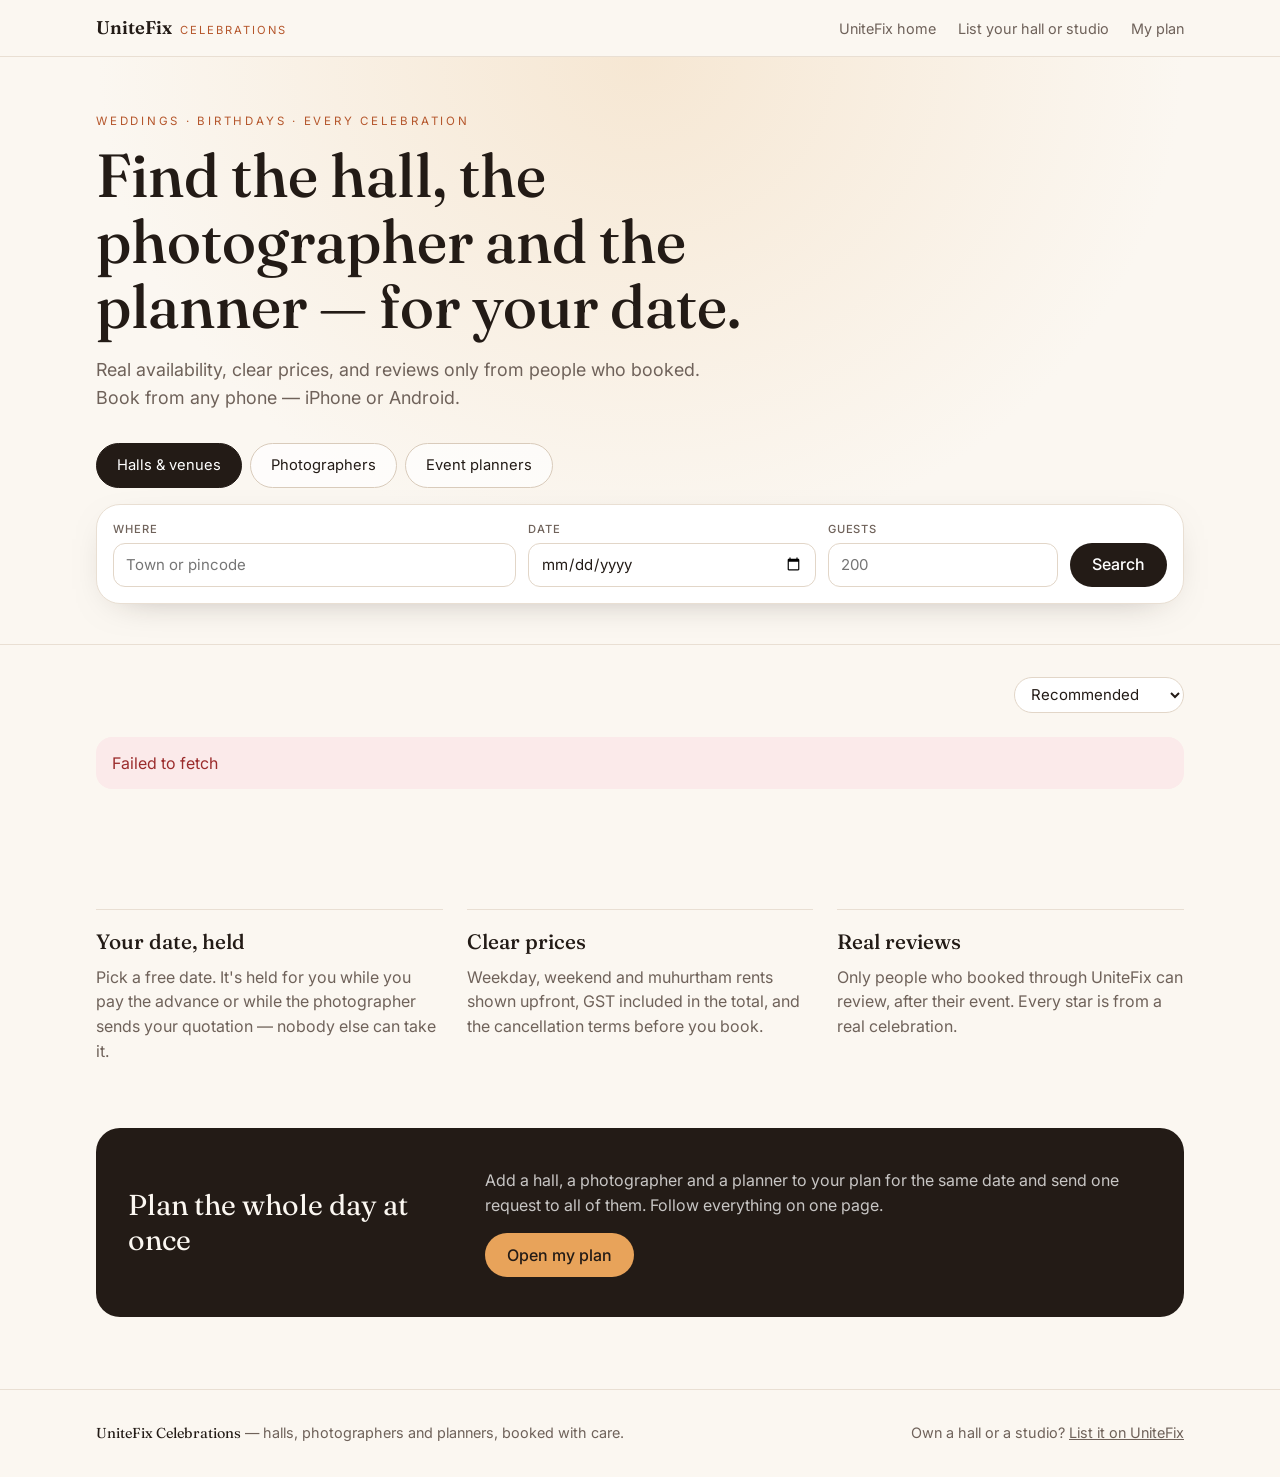
<file: celebrations.html>
<!DOCTYPE html>
<html lang="en">
<head>
  <meta charset="UTF-8" />
  <meta name="viewport" content="width=device-width, initial-scale=1.0, viewport-fit=cover" />
  <title>UniteFix Celebrations — halls, photographers and event planners</title>
  <meta name="description" content="Find a marriage or party hall, a wedding photographer or an event planner for your date. Real availability, clear prices, reviews only from real bookings. Book online — works on iPhone and Android.">
  <link rel="preconnect" href="https://fonts.googleapis.com">
  <link rel="preconnect" href="https://fonts.gstatic.com" crossorigin>
  <link href="https://fonts.googleapis.com/css2?family=Fraunces:opsz,wght@9..144,400;9..144,500;9..144,600&family=Inter:wght@400;500;600&display=swap" rel="stylesheet">
  <style>
    :root { --paper: #FBF7F1; --ink: #231B16; --soft: #6F625A; --faint: #9A8C82; --line: #E9DFD3; --accent: #B5562B; --gold: #B98B2E; --sand: #EFE6DB; }
    * { box-sizing: border-box; }
    body { margin: 0; background: var(--paper); color: var(--ink); font: 16px/1.55 Inter, system-ui, -apple-system, "Segoe UI", sans-serif; -webkit-font-smoothing: antialiased; }
    a { color: inherit; }
    .serif { font-family: Fraunces, Georgia, "Times New Roman", serif; }
    .wrap { max-width: 1120px; margin: 0 auto; padding-inline: 16px; }
    header.top { position: sticky; top: 0; z-index: 10; background: rgba(251,247,241,.92); backdrop-filter: blur(8px); border-bottom: 1px solid var(--line); padding-top: env(safe-area-inset-top, 0px); }
    header.top .wrap { display: flex; align-items: center; justify-content: space-between; height: 56px; gap: 16px; }
    .brand { text-decoration: none; display: flex; align-items: baseline; gap: 8px; white-space: nowrap; }
    .brand b { font-size: 1.15rem; font-weight: 600; }
    .brand span { font-size: .7rem; letter-spacing: .18em; text-transform: uppercase; color: var(--accent); }
    header.top nav a { text-decoration: none; color: var(--soft); font-size: .9rem; margin-left: 18px; }
    header.top nav a:hover { color: var(--ink); }
    .hero { background: radial-gradient(ellipse at top, #F6E7D3, var(--paper) 60%); border-bottom: 1px solid var(--line); padding-block: 56px 40px; }
    .kicker { font-size: .72rem; letter-spacing: .24em; text-transform: uppercase; color: var(--accent); margin: 0; }
    h1 { font-weight: 500; font-size: clamp(2.2rem, 5.5vw, 3.8rem); line-height: 1.08; margin: 12px 0 0; max-width: 780px; text-wrap: balance; }
    .lede { color: var(--soft); font-size: 1.12rem; max-width: 640px; margin: 16px 0 0; }
    .tabs { display: flex; flex-wrap: wrap; gap: 8px; margin-top: 32px; }
    .tabs button { border: 1px solid #D9CBBB; background: rgba(255,255,255,.7); color: var(--ink); border-radius: 999px; padding: 10px 20px; font: inherit; font-size: .92rem; cursor: pointer; }
    .tabs button[aria-selected="true"] { background: var(--ink); color: #fff; border-color: var(--ink); }
    form.search { margin-top: 16px; display: grid; gap: 12px; grid-template-columns: 1.4fr 1fr .8fr auto; background: #fff; border: 1px solid var(--line); border-radius: 24px; padding: 16px; box-shadow: 0 10px 40px -25px rgba(35,27,22,.5); }
    label { display: block; font-size: .7rem; font-weight: 500; letter-spacing: .08em; text-transform: uppercase; color: var(--soft); margin-bottom: 4px; }
    input, select { width: 100%; height: 44px; border: 1px solid #E2D6C8; border-radius: 12px; padding: 0 12px; font: inherit; font-size: 15px; color: var(--ink); background: #fff; }
    input:focus, select:focus { outline: 2px solid rgba(181,86,43,.25); border-color: var(--accent); }
    .btn { display: inline-flex; align-items: center; justify-content: center; height: 44px; padding: 0 22px; border-radius: 999px; background: var(--ink); color: #fff; border: 0; font: inherit; font-weight: 500; cursor: pointer; text-decoration: none; align-self: end; }
    .btn:hover { background: #3a2e27; }
    .bar { display: flex; flex-wrap: wrap; align-items: center; justify-content: space-between; gap: 12px; margin-top: 32px; color: var(--soft); }
    .bar .n { color: var(--ink); font-family: Fraunces, Georgia, serif; font-size: 1.2rem; }
    .bar select { width: auto; height: 36px; border-radius: 999px; }
    .grid { display: grid; gap: 40px 24px; grid-template-columns: repeat(3, minmax(0, 1fr)); margin-top: 24px; }
    .card { text-decoration: none; display: block; min-width: 0; }
    .pic { position: relative; aspect-ratio: 4/3; max-width: 100%; border-radius: 24px; overflow: hidden; background: var(--sand); }
    .pic img { width: 100%; height: 100%; object-fit: cover; transition: transform .7s; }
    .card:hover .pic img { transform: scale(1.04); }
    .tag { position: absolute; top: 12px; left: 12px; display: flex; flex-wrap: wrap; gap: 6px; }
    .tag span { background: rgba(255,255,255,.92); border-radius: 999px; padding: 4px 10px; font-size: .7rem; font-weight: 500; }
    .tag .f { background: rgba(35,27,22,.85); color: #fff; }
    .tag .ok { color: #24603A; } .tag .no { color: #9B2C2C; }
    .row { display: flex; justify-content: space-between; gap: 12px; margin-top: 12px; }
    .name { font-family: Fraunces, Georgia, serif; font-size: 1.25rem; margin: 0; overflow: hidden; text-overflow: ellipsis; white-space: nowrap; }
    .meta { color: var(--soft); font-size: .9rem; margin: 2px 0 0; }
    .hl { color: var(--faint); font-size: .88rem; margin: 4px 0 0; }
    .price { font-size: .9rem; margin: 8px 0 0; } .price b { font-family: Fraunces, Georgia, serif; font-weight: 500; font-size: 1.1rem; }
    .stars { color: var(--gold); white-space: nowrap; font-size: .9rem; }
    .empty { margin-top: 32px; border: 1px dashed #D9CBBB; border-radius: 24px; padding: 40px 20px; text-align: center; color: var(--soft); }
    .skel { height: 300px; border-radius: 24px; background: var(--sand); animation: p 1.4s ease-in-out infinite; }
    @keyframes p { 50% { opacity: .55; } }
    .how { margin-top: 96px; display: grid; grid-template-columns: repeat(3, minmax(0, 1fr)); gap: 24px; }
    .how div { border-top: 1px solid var(--line); padding-top: 16px; }
    .how h3 { font-family: Fraunces, Georgia, serif; font-weight: 500; font-size: 1.3rem; margin: 0; }
    .how p { color: var(--soft); margin: 6px 0 0; }
    .band { margin-top: 64px; border-radius: 24px; background: var(--ink); color: var(--paper); padding: 40px 32px; display: grid; grid-template-columns: 1fr 2fr; gap: 24px; align-items: center; }
    .band p { color: rgba(255,255,255,.75); margin: 0; }
    .band a.btn { background: #E8A35A; color: var(--ink); }
    footer { margin-top: 72px; border-top: 1px solid var(--line); padding-block: 32px; color: var(--soft); font-size: .9rem; }
    footer .wrap { display: flex; flex-wrap: wrap; justify-content: space-between; gap: 12px; }
    .err { margin-top: 24px; background: #FBEAEA; color: #9B2C2C; border-radius: 16px; padding: 14px 16px; }
    @media (max-width: 900px) { .grid { grid-template-columns: repeat(2, minmax(0, 1fr)); } }
    @media (max-width: 640px) {
      form.search { grid-template-columns: 1fr 1fr; } form.search .where { grid-column: 1 / -1; } form.search .btn { grid-column: 1 / -1; }
      .grid, .how { grid-template-columns: minmax(0, 1fr); } .band { grid-template-columns: 1fr; padding: 28px 20px; }
      header.top nav a:not(.keep) { display: none; }
    }
  </style>
</head>
<body>
  <header class="top">
    <div class="wrap">
      <a class="brand" href="celebrations.html"><b class="serif">UniteFix</b><span>Celebrations</span></a>
      <nav aria-label="Site">
        <a href="index.html">UniteFix home</a>
        <a href="partner.html">List your hall or studio</a>
        <a class="keep" id="planLink" href="#">My plan</a>
      </nav>
    </div>
  </header>

  <section class="hero">
    <div class="wrap">
      <p class="kicker">Weddings · Birthdays · Every celebration</p>
      <h1 class="serif">Find the hall, the photographer and the planner — for your date.</h1>
      <p class="lede">Real availability, clear prices, and reviews only from people who booked. Book from any phone — iPhone or Android.</p>
      <div class="tabs" role="tablist" aria-label="What are you looking for">
        <button type="button" role="tab" data-type="halls" aria-selected="true">Halls &amp; venues</button>
        <button type="button" role="tab" data-type="photographers" aria-selected="false">Photographers</button>
        <button type="button" role="tab" data-type="planners" aria-selected="false">Event planners</button>
      </div>
      <form class="search" id="search">
        <div class="where"><label for="city">Where</label><input id="city" list="cities" placeholder="Town or pincode" autocomplete="address-level2"><datalist id="cities"></datalist></div>
        <div><label for="date">Date</label><input id="date" type="date"></div>
        <div><label for="guests">Guests</label><input id="guests" inputmode="numeric" placeholder="200"></div>
        <button class="btn" type="submit">Search</button>
      </form>
    </div>
  </section>

  <main class="wrap">
    <div class="bar">
      <p id="count" aria-live="polite">Searching…</p>
      <select id="sort" aria-label="Sort"><option value="recommended">Recommended</option><option value="price">Price: low to high</option><option value="rating">Best rated</option></select>
    </div>
    <div id="err" class="err" hidden></div>
    <div class="grid" id="results"></div>
    <div class="empty" id="empty" hidden><p class="serif" style="font-size:1.5rem;color:var(--ink);margin:0">Nobody here yet</p><p>Try a nearby town, another date, or no date at all. New halls and photographers join every week.</p></div>

    <section class="how" aria-label="How it works">
      <div><h3>Your date, held</h3><p>Pick a free date. It's held for you while you pay the advance or while the photographer sends your quotation — nobody else can take it.</p></div>
      <div><h3>Clear prices</h3><p>Weekday, weekend and muhurtham rents shown upfront, GST included in the total, and the cancellation terms before you book.</p></div>
      <div><h3>Real reviews</h3><p>Only people who booked through UniteFix can review, after their event. Every star is from a real celebration.</p></div>
    </section>
    <section class="band">
      <p class="serif" style="font-size:1.8rem;color:#FBF7F1;line-height:1.2">Plan the whole day at once</p>
      <div><p>Add a hall, a photographer and a planner to your plan for the same date and send one request to all of them. Follow everything on one page.</p><p style="margin-top:16px"><a class="btn" id="planBtn" href="#">Open my plan</a></p></div>
    </section>
  </main>

  <footer><div class="wrap"><span><span class="serif" style="color:var(--ink)">UniteFix Celebrations</span> — halls, photographers and planners, booked with care.</span><span>Own a hall or a studio? <a href="partner.html">List it on UniteFix</a></span></div></footer>

  <script>
  (function () {
    var API = 'https://app.unitefix.com';
    var state = { type: 'halls', sort: 'recommended' };
    var qs = new URLSearchParams(location.search);
    if (['halls', 'photographers', 'planners'].indexOf(qs.get('type')) >= 0) state.type = qs.get('type');
    var $ = function (id) { return document.getElementById(id); };
    $('city').value = qs.get('city') || ''; $('date').value = qs.get('date') || ''; $('guests').value = qs.get('guests') || '';
    var tomorrow = new Date(Date.now() + 330 * 60000 + 86400000).toISOString().slice(0, 10);
    $('date').min = tomorrow;
    $('planLink').href = $('planBtn').href = API + '/celebrations/plan';
    var LABEL = { halls: 'halls & venues', photographers: 'photographers', planners: 'event planners' };
    var rs = function (n) { return '₹' + Math.round(n).toLocaleString('en-IN'); };
    var esc = function (s) { return String(s == null ? '' : s).replace(/[&<>"']/g, function (c) { return { '&': '&amp;', '<': '&lt;', '>': '&gt;', '"': '&quot;', "'": '&#39;' }[c]; }); };
    var nice = function (d) { return new Date(d + 'T00:00:00Z').toLocaleDateString('en-IN', { day: 'numeric', month: 'short', timeZone: 'UTC' }); };

    function tabs() { document.querySelectorAll('.tabs button').forEach(function (b) { b.setAttribute('aria-selected', String(b.dataset.type === state.type)); }); }
    document.querySelectorAll('.tabs button').forEach(function (b) { b.addEventListener('click', function () { state.type = b.dataset.type; tabs(); run(); }); });
    $('search').addEventListener('submit', function (e) { e.preventDefault(); run(); });
    $('sort').addEventListener('change', function () { state.sort = $('sort').value; run(); });
    $('guests').addEventListener('input', function () { this.value = this.value.replace(/\D/g, ''); });

    fetch(API + '/api/public/celebrations/cities').then(function (r) { return r.json(); }).then(function (j) {
      ($('cities').innerHTML = (j.data || []).map(function (c) { return '<option value="' + esc(c.city) + '">'; }).join(''));
    }).catch(function () {});

    var seq = 0;
    function run() {
      var my = ++seq;
      var city = $('city').value.trim(), date = $('date').value, guests = $('guests').value;
      var p = new URLSearchParams({ type: state.type, sort: state.sort });
      if (/^\d{6}$/.test(city)) p.set('pincode', city); else if (city) p.set('city', city);
      if (date) p.set('date', date); if (guests) p.set('guests', guests);
      var shown = new URLSearchParams({ type: state.type }); if (city) shown.set('city', city); if (date) shown.set('date', date); if (guests) shown.set('guests', guests);
      history.replaceState(null, '', '?' + shown.toString());
      $('err').hidden = true; $('empty').hidden = true; $('count').textContent = 'Searching…';
      $('results').innerHTML = '<div class="skel"></div><div class="skel"></div><div class="skel"></div>';
      fetch(API + '/api/public/celebrations/search?' + p.toString()).then(function (r) { return r.json().then(function (j) { return { ok: r.ok, j: j }; }); }).then(function (x) {
        if (my !== seq) return;
        if (!x.ok) throw new Error(x.j && x.j.message || 'Search failed');
        var list = x.j.data.results || [];
        $('count').innerHTML = '<span class="n">' + list.length + '</span> ' + LABEL[state.type] + (city ? ' near ' + esc(city) : '') + (date ? ' · ' + nice(date) : '');
        $('empty').hidden = list.length > 0;
        var carry = new URLSearchParams(); if (date) carry.set('date', date); if (guests) carry.set('guests', guests);
        $('results').innerHTML = list.map(function (c) {
          var tags = (c.featured ? '<span class="f">Featured</span>' : '') + (c.available === true ? '<span class="ok">Free on ' + nice(date) + '</span>' : c.available === false ? '<span class="no">Booked that day</span>' : '');
          var meta = [c.city, c.capacity ? 'up to ' + c.capacity.toLocaleString('en-IN') + ' guests' : '', c.since ? 'since ' + c.since : '', c.themes ? c.themes + ' themes' : ''].filter(Boolean).join(' · ');
          return '<a class="card" href="' + API + esc(c.url) + (carry.toString() ? '?' + carry.toString() : '') + '">' +
            '<div class="pic">' + (c.cover ? '<img loading="lazy" alt="' + esc(c.name) + '" src="' + esc(c.cover) + '">' : '') + (tags ? '<div class="tag">' + tags + '</div>' : '') + '</div>' +
            '<div class="row"><div style="min-width:0"><p class="name">' + esc(c.name) + '</p><p class="meta">' + esc(meta) + '</p></div>' +
            (c.rating ? '<span class="stars">★ <span style="color:var(--ink)">' + c.rating.avg.toFixed(1) + '</span> <span style="color:var(--faint)">(' + c.rating.count + ')</span></span>' : '') + '</div>' +
            (c.highlights && c.highlights.length ? '<p class="hl">' + esc(c.highlights.join(' · ')) + '</p>' : '') +
            (c.from != null ? '<p class="price">From <b>' + rs(c.from) + '</b> <span style="color:var(--faint)">+ GST</span></p>' : '') + '</a>';
        }).join('');
      }).catch(function (e) {
        if (my !== seq) return;
        $('results').innerHTML = ''; $('count').textContent = '';
        $('err').textContent = (e && e.message) || 'Could not reach UniteFix. Please try again in a moment.'; $('err').hidden = false;
      });
    }
    tabs(); run();
  })();
  </script>
</body>
</html>
</file>
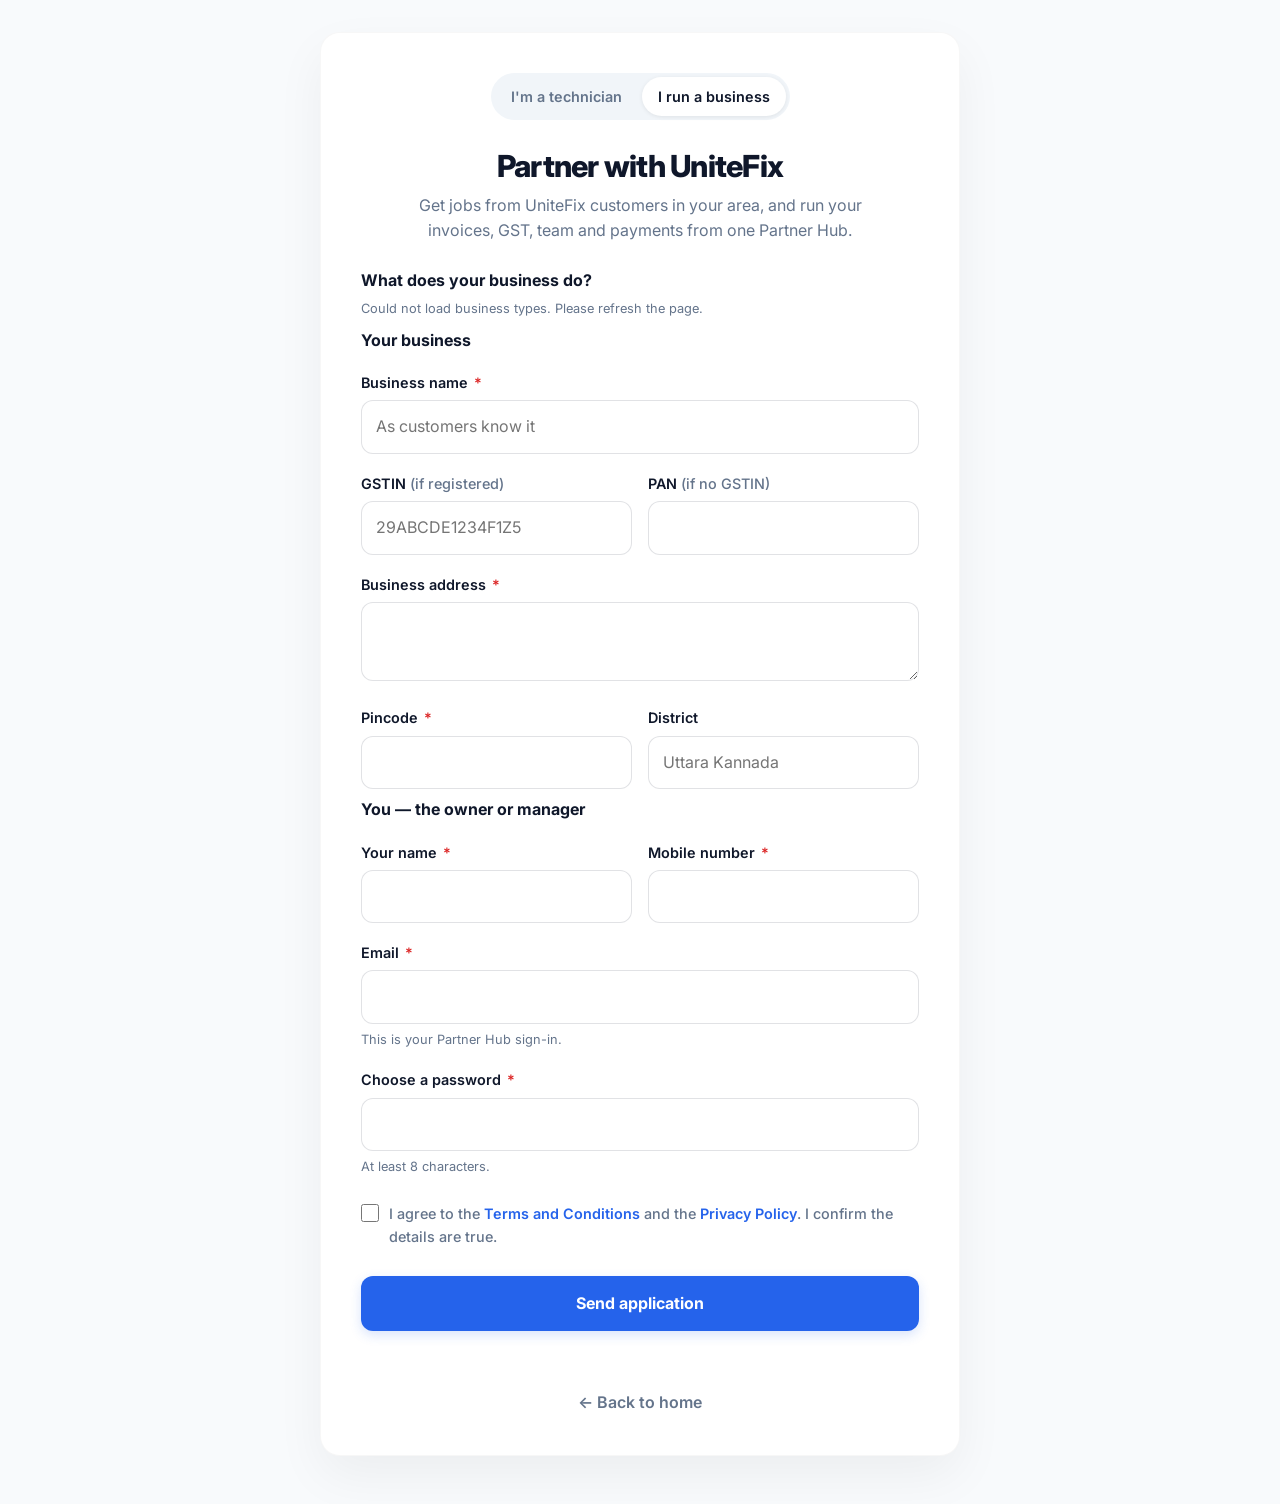
<file: partner.html>
<!DOCTYPE html>
<html lang="en">
<head>
  <meta charset="UTF-8" />
  <meta name="viewport" content="width=device-width, initial-scale=1.0" />
  <title>Partner with UniteFix | Register your business</title>
  <meta name="description" content="Register your business with UniteFix — repair shops, CCTV installers, broadband operators, electronics dealers, consultants, event firms, marriage and party halls, and photographers. Get jobs, invoicing, GST and payments in one Partner Hub.">
  <link rel="preconnect" href="https://fonts.googleapis.com">
  <link rel="preconnect" href="https://fonts.gstatic.com" crossorigin>
  <link href="https://fonts.googleapis.com/css2?family=Inter:wght@300;400;500;600;700;800&display=swap" rel="stylesheet">
  <link rel="stylesheet" href="assets/join.css">
</head>
<body>
  <main class="container">
    <nav class="switch" aria-label="Who is joining">
      <a href="register.html">I'm a technician</a>
      <a href="partner.html" aria-current="page">I run a business</a>
    </nav>

    <h1>Partner with UniteFix</h1>
    <p class="subtitle">Get jobs from UniteFix customers in your area, and run your invoices, GST, team and payments from one Partner Hub.</p>

    <form id="applyForm" novalidate>
      <fieldset>
        <legend>What does your business do?</legend>
        <div id="verticals" class="types" role="group" aria-label="Business type"><span class="hint">Loading…</span></div>
        <div id="coverageBox" hidden>
          <label for="coverage">Pincodes where you provide broadband <span class="req">*</span></label>
          <textarea id="coverage" rows="2" placeholder="581301, 581302, 581401"></textarea>
          <p class="hint">Separate with commas or spaces.</p>
        </div>
      </fieldset>

      <fieldset>
        <legend>Your business</legend>
        <label for="businessName">Business name <span class="req">*</span></label>
        <input id="businessName" autocomplete="organization" required placeholder="As customers know it">
        <div class="grid2">
          <div>
            <label for="gstin">GSTIN <span class="opt">(if registered)</span></label>
            <input id="gstin" maxlength="15" autocapitalize="characters" placeholder="29ABCDE1234F1Z5">
          </div>
          <div>
            <label for="pan">PAN <span class="opt">(if no GSTIN)</span></label>
            <input id="pan" maxlength="10" autocapitalize="characters">
          </div>
        </div>
        <label for="address">Business address <span class="req">*</span></label>
        <textarea id="address" rows="2" autocomplete="street-address" required></textarea>
        <div class="grid2">
          <div>
            <label for="pincode">Pincode <span class="req">*</span></label>
            <input id="pincode" inputmode="numeric" maxlength="6" autocomplete="postal-code" required>
          </div>
          <div>
            <label for="district">District</label>
            <input id="district" autocomplete="address-level2" placeholder="Uttara Kannada">
          </div>
        </div>
      </fieldset>

      <fieldset>
        <legend>You — the owner or manager</legend>
        <div class="grid2">
          <div>
            <label for="contactName">Your name <span class="req">*</span></label>
            <input id="contactName" autocomplete="name" required>
          </div>
          <div>
            <label for="phone">Mobile number <span class="req">*</span></label>
            <input id="phone" type="tel" inputmode="numeric" maxlength="10" autocomplete="tel-national" required>
          </div>
        </div>
        <label for="email">Email <span class="req">*</span></label>
        <input id="email" type="email" autocomplete="email" required>
        <p class="hint">This is your Partner Hub sign-in.</p>
        <label for="password">Choose a password <span class="req">*</span></label>
        <input id="password" type="password" autocomplete="new-password" minlength="8" required>
        <p class="hint">At least 8 characters.</p>
      </fieldset>

      <label class="check"><input id="terms" type="checkbox" required> <span>I agree to the <a href="assets/terms-and-conditions.pdf" target="_blank" rel="noopener">Terms and Conditions</a> and the <a href="privacy-policy.html" target="_blank" rel="noopener">Privacy Policy</a>. I confirm the details are true.</span></label>

      <button type="submit" id="applyBtn">Send application</button>
      <p class="msg" id="msg" role="status" aria-live="polite"></p>
    </form>

    <section id="done" hidden aria-live="polite">
      <div class="ok-mark" aria-hidden="true">✓</div>
      <h2>Application received</h2>
      <p class="lead" id="doneLead"></p>
      <ol class="next">
        <li><b>Sign in to the Partner Hub</b> with <span id="doneEmail"></span> and your password.</li>
        <li><b>Upload your documents</b> (ID, address and business proof) and accept the partner agreement.</li>
        <li><b>UniteFix reviews</b> your application, usually within 48 hours. You are told by email and in the Hub.</li>
      </ol>
      <a class="btn" id="hubLink" href="https://app.unitefix.com/" target="_blank" rel="noopener">Open the Partner Hub</a>
      <p class="hint center">Keep your reference: <b id="doneCode"></b></p>
    </section>

    <a class="back" href="index.html">← Back to home</a>
  </main>

  <script>
  (function () {
    // UniteFix backend: GET /api/hub/verticals, POST /api/hub/apply (creates the
    // application and the owner's Partner Hub sign-in; documents follow in the Hub).
    var API = 'https://app.unitefix.com';
    var $ = function (id) { return document.getElementById(id); };
    var form = $('applyForm'), m = $('msg');

    function msg(text, tone) { m.textContent = text || ''; m.dataset.tone = tone || ''; }
    async function call(method, path, body) {
      try {
        var res = await fetch(API + path, { method: method, headers: { 'Content-Type': 'application/json' }, body: body ? JSON.stringify(body) : undefined });
        var data = null; try { data = await res.json(); } catch (e) {}
        return { ok: res.ok, status: res.status, data: data };
      } catch (e) { return { ok: false, status: 0, data: null }; }
    }

    // Business types come from UniteFix, so a new one appears here without a website change.
    (async function () {
      var box = $('verticals');
      var r = await call('GET', '/api/hub/verticals');
      var list = r.ok && r.data && Array.isArray(r.data.data) ? r.data.data : [];
      if (!list.length) { box.innerHTML = '<span class="hint">Could not load business types. Please refresh the page.</span>'; return; }
      box.innerHTML = '';
      list.forEach(function (v) {
        var l = document.createElement('label'); l.className = 'type';
        var i = document.createElement('input'); i.type = 'checkbox'; i.value = v.code; i.name = 'vertical';
        i.addEventListener('change', function () { $('coverageBox').hidden = !box.querySelector('input[value="isp"]:checked'); });
        var t = document.createElement('span');
        var b = document.createElement('b'); b.textContent = v.name;
        t.appendChild(b);
        if (v.description) { var s = document.createElement('small'); s.textContent = v.description; t.appendChild(s); }
        l.appendChild(i); l.appendChild(t); box.appendChild(l);
      });
    })();

    $('phone').addEventListener('input', function () { this.value = this.value.replace(/\D/g, '').slice(0, 10); });
    $('pincode').addEventListener('input', function () { this.value = this.value.replace(/\D/g, '').slice(0, 6); });
    ['gstin', 'pan'].forEach(function (id) { $(id).addEventListener('input', function () { this.value = this.value.toUpperCase().replace(/\s/g, ''); }); });

    function focusFail(id, text) { msg(text, 'warn'); if (id) $(id).focus(); return null; }
    function collect() {
      var verticals = Array.from(document.querySelectorAll('input[name="vertical"]:checked')).map(function (i) { return i.value; });
      var v = {
        businessName: $('businessName').value.trim(), gstin: $('gstin').value.trim() || null, pan: $('pan').value.trim() || null,
        contactName: $('contactName').value.trim(), phone: $('phone').value.trim(), email: $('email').value.trim().toLowerCase(),
        address: $('address').value.trim() || null, pincode: $('pincode').value.trim() || null, district: $('district').value.trim() || null,
        verticals: verticals, password: $('password').value,
        coveragePincodes: verticals.indexOf('isp') >= 0 ? Array.from(new Set(($('coverage').value.match(/\d{6}/g) || []))) : [],
      };
      if (!verticals.length) return focusFail(null, 'Choose what your business does.');
      if (verticals.indexOf('isp') >= 0 && !v.coveragePincodes.length) return focusFail('coverage', 'Add the pincodes where you provide broadband.');
      if (v.businessName.length < 2) return focusFail('businessName', 'Enter your business name.');
      if (v.gstin && !/^\d{2}[A-Z]{5}\d{4}[A-Z][1-9A-Z]Z[0-9A-Z]$/.test(v.gstin)) return focusFail('gstin', 'A GSTIN is 15 characters, like 29ABCDE1234F1Z5.');
      if (v.pan && !/^[A-Z]{5}\d{4}[A-Z]$/.test(v.pan)) return focusFail('pan', 'A PAN is 10 characters, like ABCDE1234F.');
      if (!v.address || v.address.length < 5) return focusFail('address', 'Enter your business address.');
      if (!/^\d{6}$/.test(v.pincode || '')) return focusFail('pincode', 'Enter the 6-digit pincode.');
      if (v.contactName.length < 2) return focusFail('contactName', 'Enter your name.');
      if (!/^[6-9]\d{9}$/.test(v.phone)) return focusFail('phone', 'Enter a 10-digit Indian mobile number.');
      if (!/^\S+@\S+\.\S+$/.test(v.email)) return focusFail('email', 'Enter a valid email address.');
      if (v.password.length < 8) return focusFail('password', 'The password needs at least 8 characters.');
      if (!$('terms').checked) return focusFail(null, 'Please agree to the terms to continue.');
      return v;
    }

    // A hint about the last attempt stops being true once the form changes.
    form.addEventListener('input', function () { if (m.dataset.tone === 'warn') msg('', ''); });
    form.addEventListener('change', function () { if (m.dataset.tone === 'warn') msg('', ''); });

    form.addEventListener('submit', async function (e) {
      e.preventDefault();
      var v = collect(); if (!v) return;
      $('applyBtn').disabled = true; msg('Sending your application…', 'info');
      var r = await call('POST', '/api/hub/apply', v);
      $('applyBtn').disabled = false;
      if (r.ok && r.data && r.data.success) {
        $('doneLead').textContent = 'Thank you, ' + v.contactName.split(' ')[0] + '. ' + v.businessName + ' is registered and waiting for review.';
        $('doneEmail').textContent = v.email;
        $('doneCode').textContent = (r.data.data && r.data.data.partnerCode) || '—';
        form.hidden = true; $('done').hidden = false;
        window.scrollTo({ top: 0, behavior: 'smooth' });
        return;
      }
      msg(r.status === 0 ? 'Could not reach UniteFix. Check your connection and try again.'
        : r.status === 429 ? 'Too many applications from this connection. Please try again in a while.'
        : (r.data && r.data.errors && r.data.errors[0] && r.data.errors[0].message) || (r.data && r.data.message) || 'Something went wrong (' + r.status + '). Please try again.', 'error');
    });
  })();
  </script>
</body>
</html>
</file>
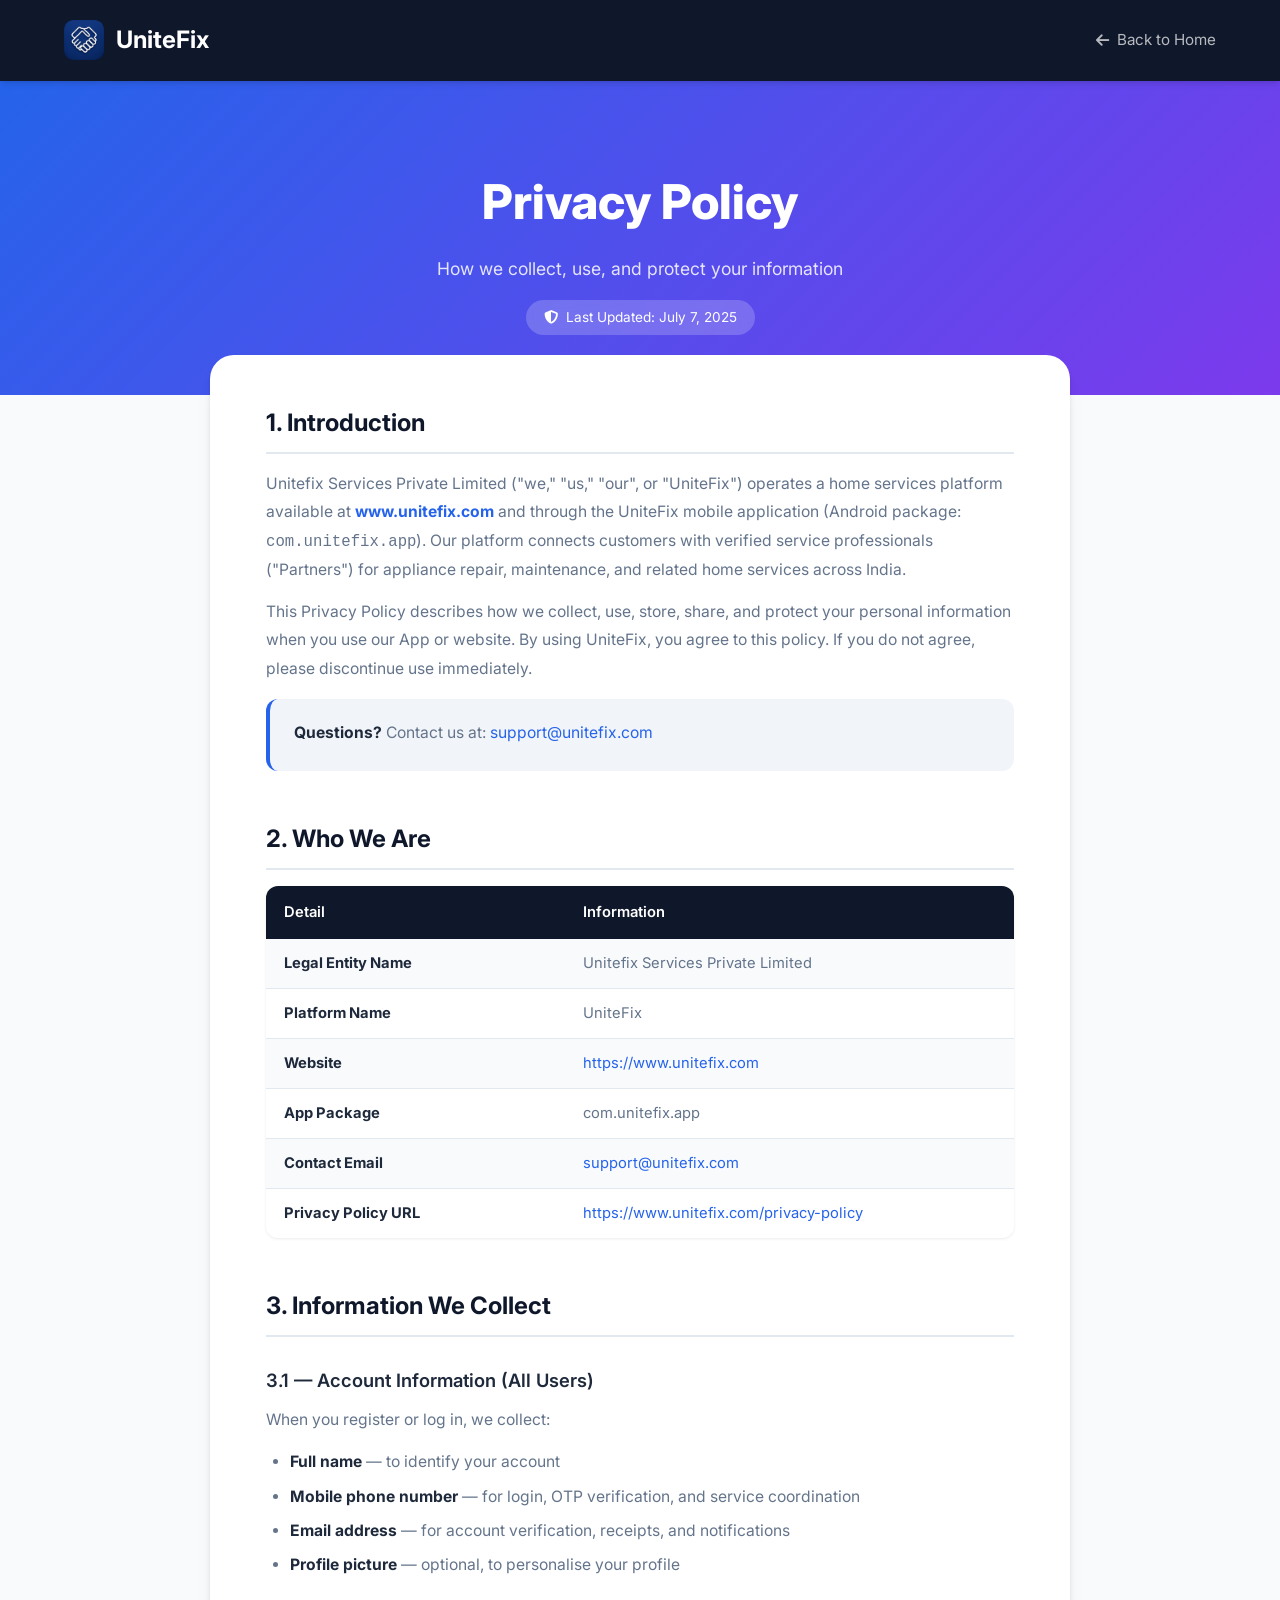
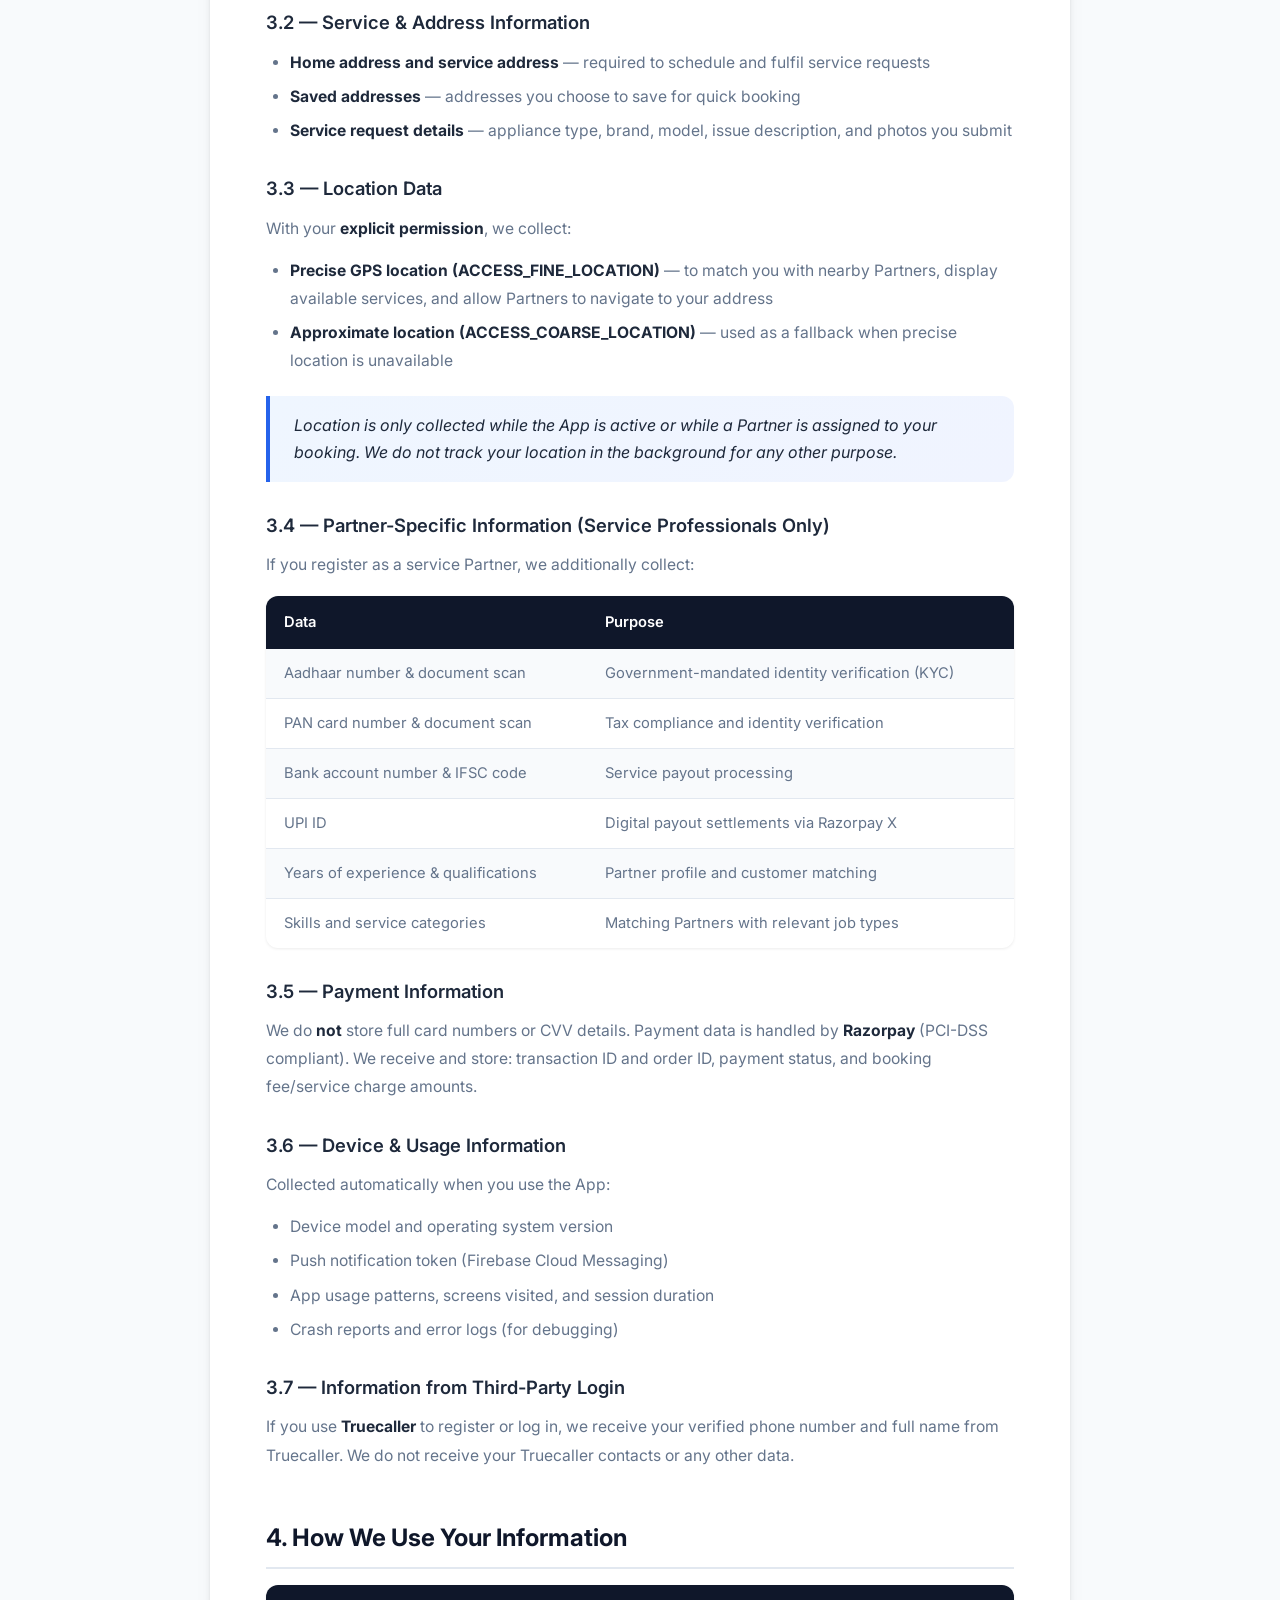
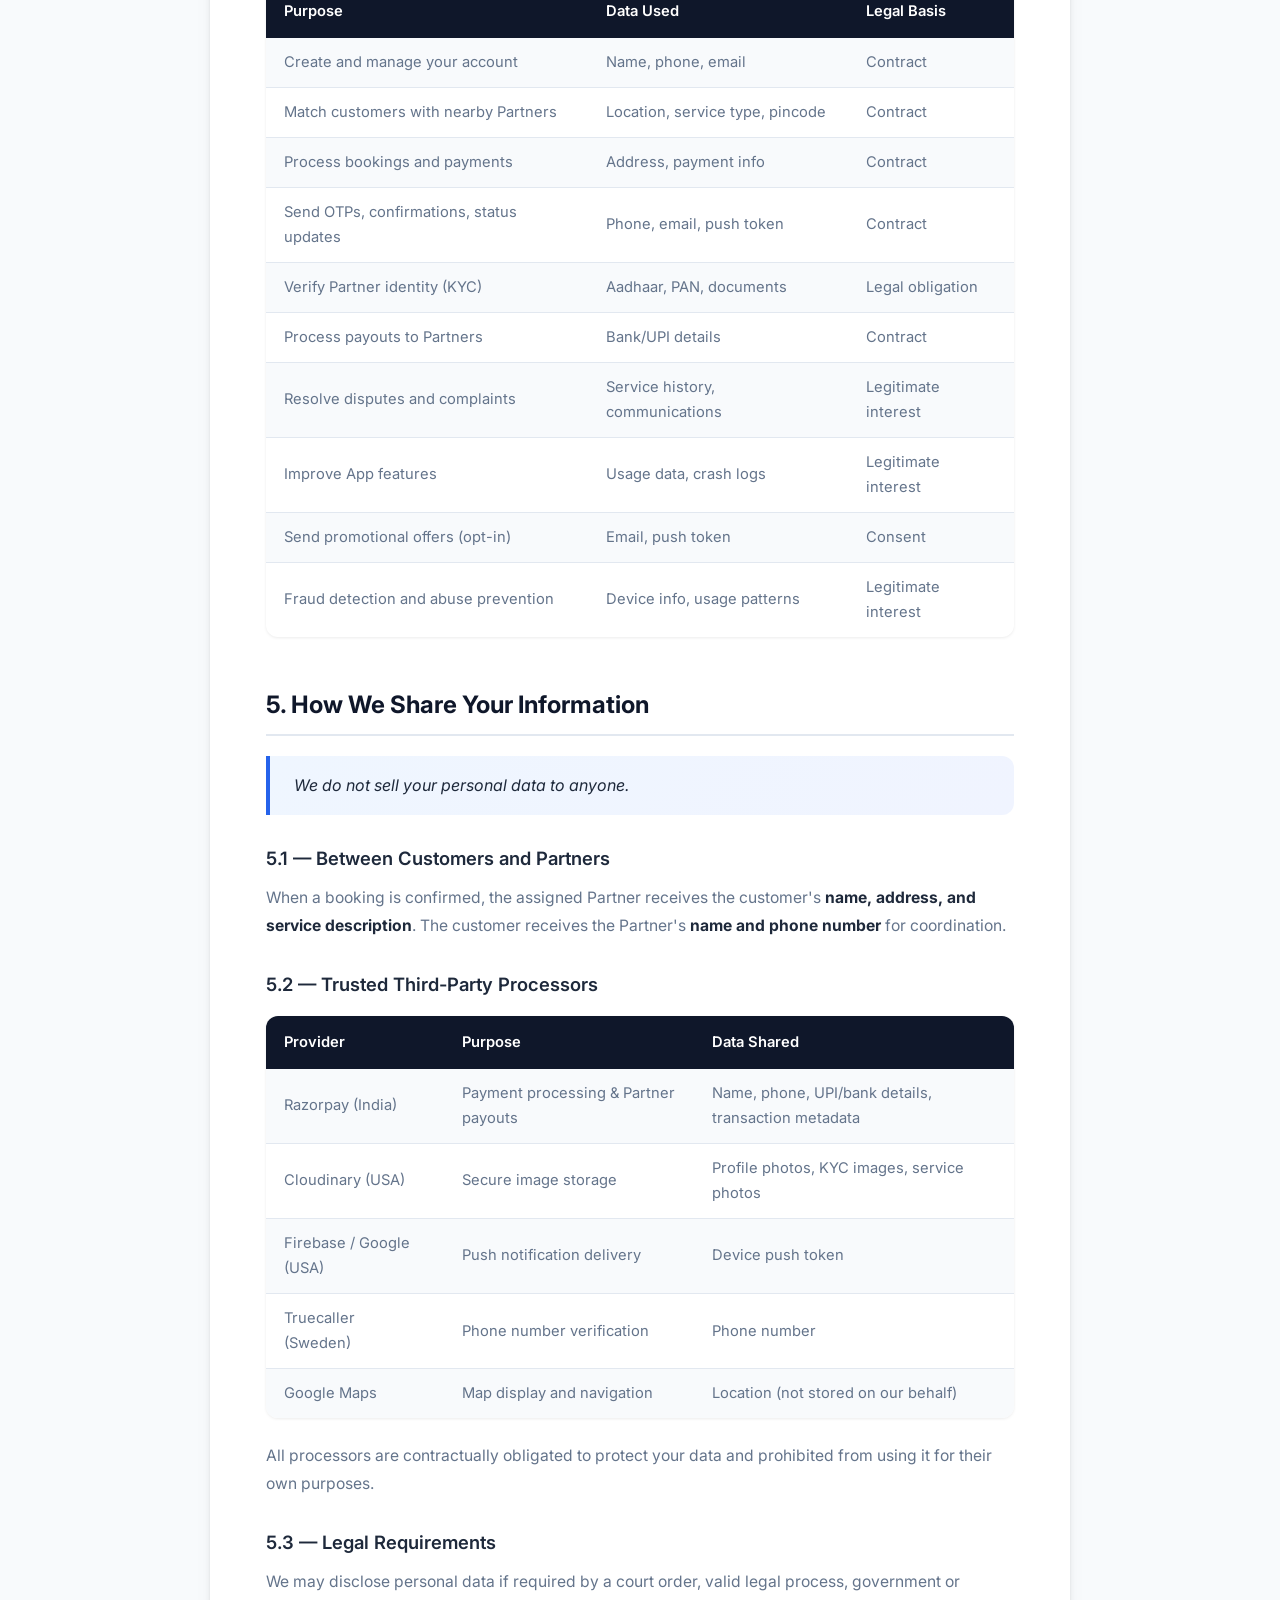
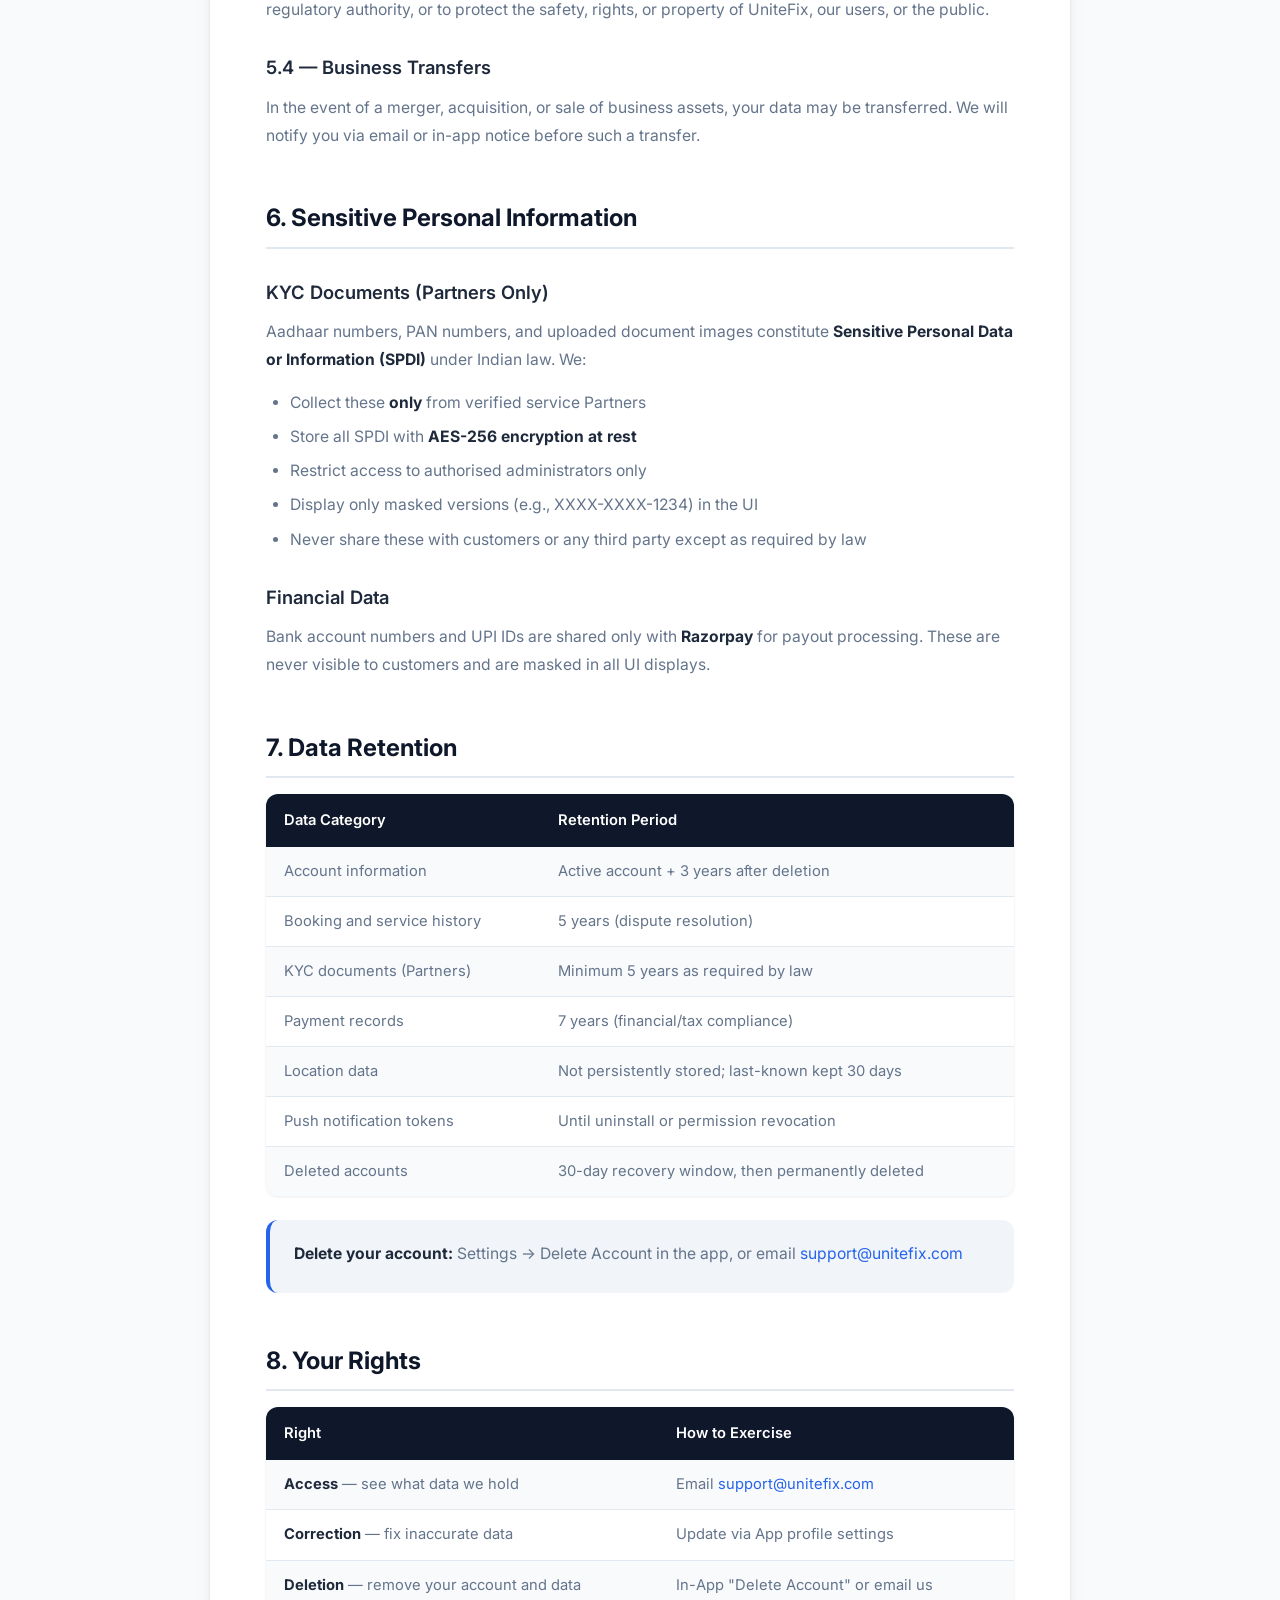
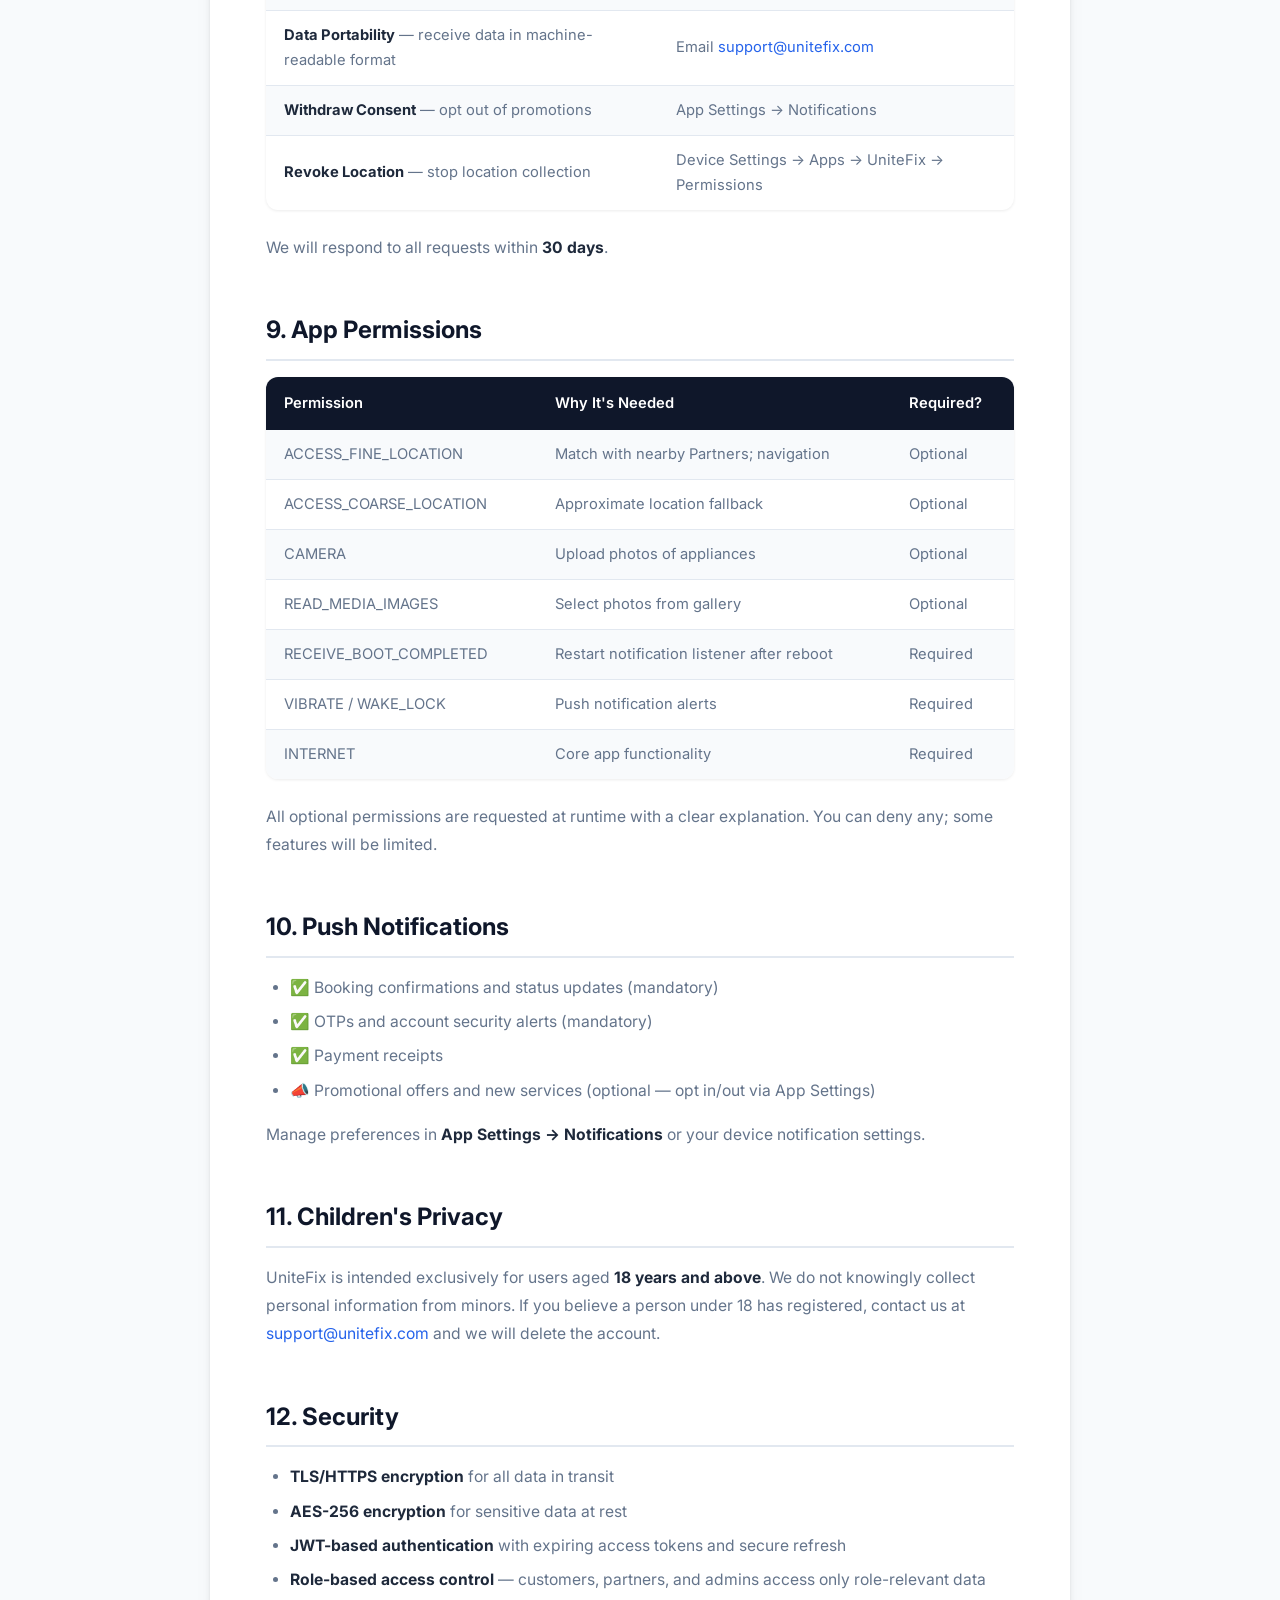
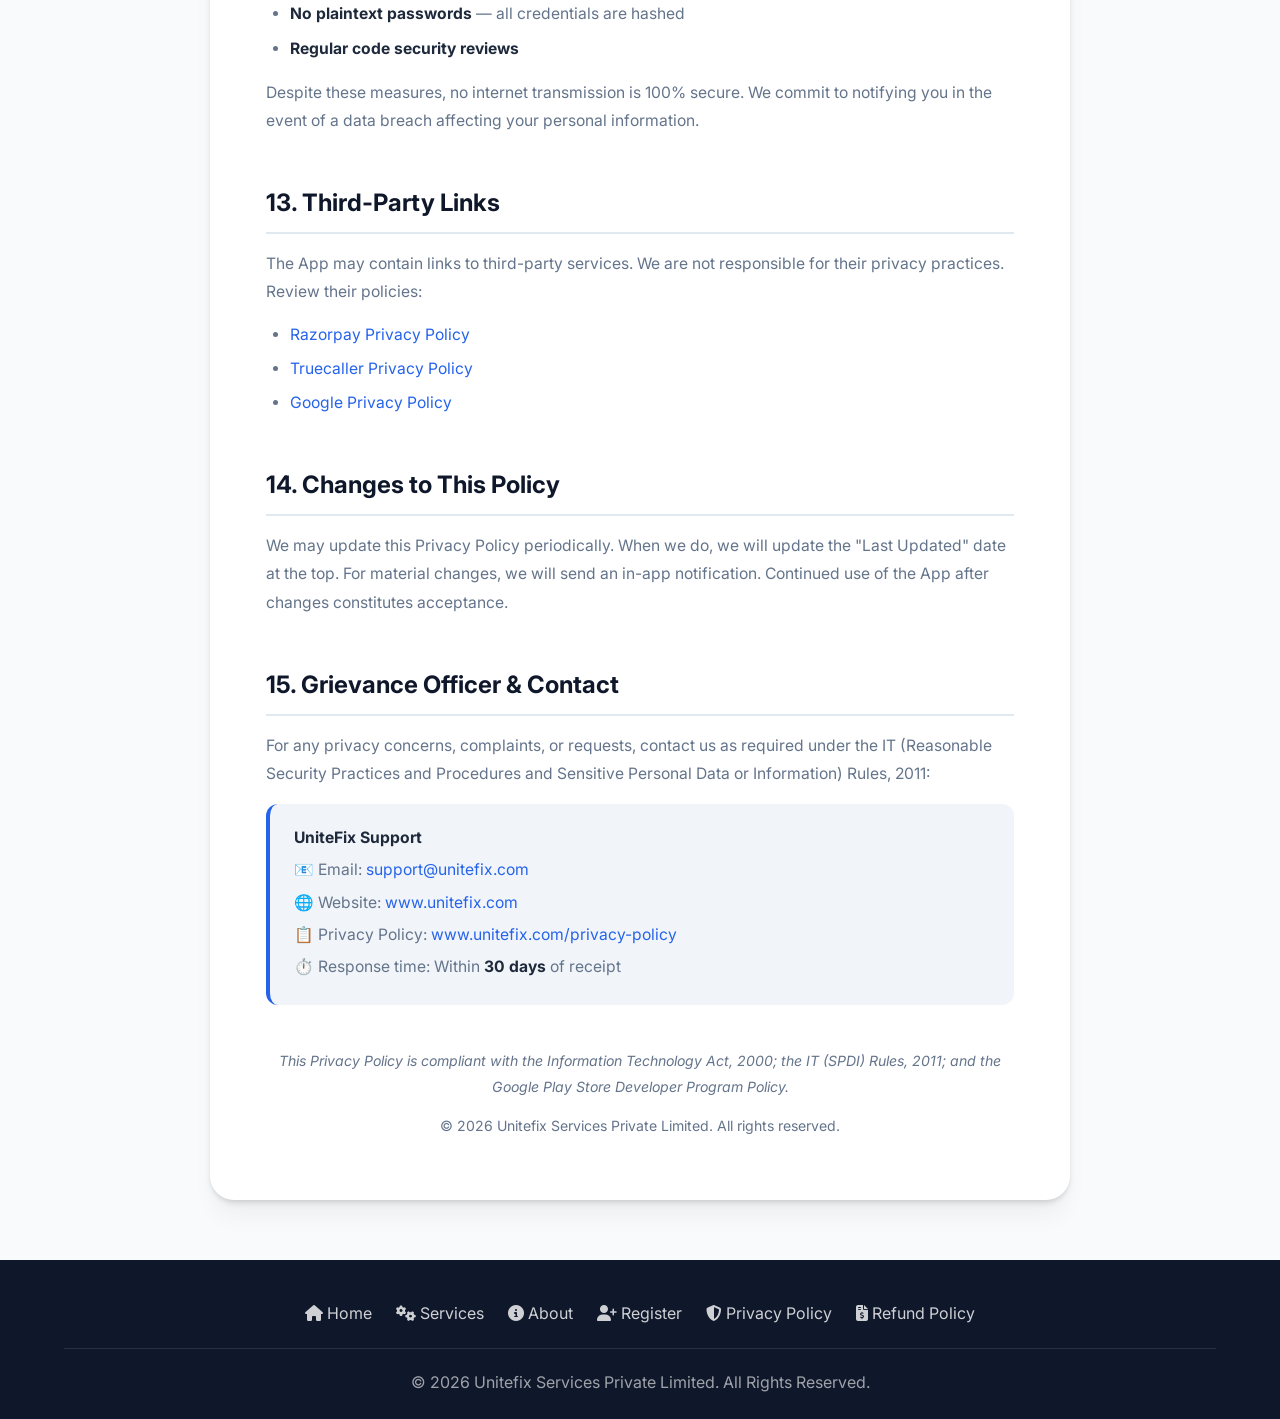
<file: privacy-policy.html>
<!DOCTYPE html>
<html lang="en">
<head>
    <meta charset="UTF-8">
    <meta name="viewport" content="width=device-width, initial-scale=1.0">
    <meta name="description" content="UniteFix Privacy Policy - Learn how we collect, use, and protect your personal information.">
    <meta name="robots" content="index, follow">
    <meta property="og:title" content="Privacy Policy | UniteFix">
    <meta property="og:description" content="UniteFix Privacy Policy — how we handle your data.">
    <meta property="og:url" content="https://unitefix.com/privacy-policy">
    <meta property="og:type" content="website">

    <title>Privacy Policy | UniteFix Services</title>
    <link rel="icon" type="image/png" href="assets/app_icon.png">
    <link rel="preconnect" href="https://fonts.googleapis.com">
    <link rel="preconnect" href="https://fonts.gstatic.com" crossorigin>
    <link href="https://fonts.googleapis.com/css2?family=Inter:wght@300;400;500;600;700&display=swap" rel="stylesheet">
    <link rel="stylesheet" href="https://cdnjs.cloudflare.com/ajax/libs/font-awesome/6.4.0/css/all.min.css">
    <style>
        :root {
            --primary: #0f172a;
            --accent: #2563eb;
            --accent-gradient: linear-gradient(135deg, #2563eb 0%, #7c3aed 100%);
            --text-dark: #1e293b;
            --text-muted: #64748b;
            --bg-body: #f8fafc;
            --bg-card: #ffffff;
            --radius-md: 12px;
            --radius-lg: 24px;
            --shadow-md: 0 4px 6px -1px rgb(0 0 0 / 0.1), 0 2px 4px -2px rgb(0 0 0 / 0.1);
            --shadow-premium: 0 4px 6px -1px rgba(0,0,0,0.1), 0 2px 4px -1px rgba(0,0,0,0.06), 0 20px 25px -5px rgba(0,0,0,0.05);
            --transition: all 0.4s cubic-bezier(0.4, 0, 0.2, 1);
        }

        * { margin: 0; padding: 0; box-sizing: border-box; }

        body {
            font-family: 'Inter', -apple-system, BlinkMacSystemFont, sans-serif;
            background: var(--bg-body);
            color: var(--text-dark);
            line-height: 1.7;
            -webkit-font-smoothing: antialiased;
        }

        /* Header */
        .header {
            background: var(--primary);
            padding: 20px 0;
            position: sticky;
            top: 0;
            z-index: 100;
            box-shadow: var(--shadow-md);
        }
        .header .container {
            display: flex;
            align-items: center;
            justify-content: space-between;
        }
        .header-logo {
            display: flex;
            align-items: center;
            gap: 12px;
            text-decoration: none;
            color: #fff;
            font-size: 1.5rem;
            font-weight: 700;
        }
        .header-logo img {
            height: 40px;
            border-radius: 8px;
        }
        .header-back {
            color: rgba(255,255,255,0.7);
            text-decoration: none;
            font-size: 0.95rem;
            transition: var(--transition);
            display: flex;
            align-items: center;
            gap: 8px;
        }
        .header-back:hover { color: #fff; }

        /* Container */
        .container {
            max-width: 1200px;
            margin: 0 auto;
            padding: 0 24px;
        }

        /* Hero */
        .hero {
            background: var(--accent-gradient);
            padding: 80px 0 60px;
            text-align: center;
            color: #fff;
        }
        .hero h1 {
            font-size: clamp(2rem, 5vw, 3rem);
            font-weight: 800;
            margin-bottom: 12px;
        }
        .hero p {
            font-size: 1.1rem;
            opacity: 0.85;
        }
        .hero .badge {
            display: inline-block;
            background: rgba(255,255,255,0.2);
            padding: 6px 18px;
            border-radius: 9999px;
            font-size: 0.85rem;
            margin-top: 16px;
            backdrop-filter: blur(8px);
        }

        /* Content */
        .content {
            max-width: 860px;
            margin: -40px auto 60px;
            background: var(--bg-card);
            border-radius: var(--radius-lg);
            box-shadow: var(--shadow-premium);
            padding: 48px 56px;
            position: relative;
            z-index: 10;
        }

        .content h2 {
            font-size: 1.5rem;
            font-weight: 700;
            color: var(--primary);
            margin: 48px 0 16px;
            padding-bottom: 8px;
            border-bottom: 2px solid #e2e8f0;
        }
        .content h2:first-of-type { margin-top: 0; }

        .content h3 {
            font-size: 1.15rem;
            font-weight: 600;
            color: var(--text-dark);
            margin: 28px 0 10px;
        }

        .content p, .content li {
            color: var(--text-muted);
            font-size: 0.98rem;
            line-height: 1.8;
        }
        .content p { margin-bottom: 14px; }

        .content ul, .content ol {
            padding-left: 24px;
            margin-bottom: 16px;
        }
        .content li { margin-bottom: 6px; }

        .content strong { color: var(--text-dark); }

        .content a {
            color: var(--accent);
            text-decoration: none;
            border-bottom: 1px solid transparent;
            transition: var(--transition);
        }
        .content a:hover { border-bottom-color: var(--accent); }

        /* Info cards */
        .info-card {
            background: #f1f5f9;
            border-radius: var(--radius-md);
            padding: 20px 24px;
            margin: 16px 0;
            border-left: 4px solid var(--accent);
        }
        .info-card p { margin-bottom: 4px; }

        /* Tables */
        .content table {
            width: 100%;
            border-collapse: collapse;
            margin: 16px 0 24px;
            font-size: 0.92rem;
            border-radius: var(--radius-md);
            overflow: hidden;
            box-shadow: 0 1px 3px rgba(0,0,0,0.08);
        }
        .content th {
            background: var(--primary);
            color: #fff;
            text-align: left;
            padding: 14px 18px;
            font-weight: 600;
        }
        .content td {
            padding: 12px 18px;
            border-bottom: 1px solid #e2e8f0;
            color: var(--text-muted);
        }
        .content tr:last-child td { border-bottom: none; }
        .content tr:nth-child(even) { background: #f8fafc; }

        /* Blockquote */
        .content blockquote {
            background: linear-gradient(135deg, #eff6ff, #f0f4ff);
            border-left: 4px solid var(--accent);
            padding: 16px 24px;
            margin: 20px 0;
            border-radius: 0 var(--radius-md) var(--radius-md) 0;
            font-style: italic;
            color: var(--text-dark);
        }

        /* Footer */
        footer {
            background: var(--primary);
            color: rgba(255,255,255,0.6);
            padding: 40px 0 24px;
            text-align: center;
        }
        footer a {
            color: rgba(255,255,255,0.8);
            text-decoration: none;
        }
        footer a:hover { color: #fff; }
        .footer-links {
            display: flex;
            gap: 24px;
            justify-content: center;
            flex-wrap: wrap;
            margin-bottom: 20px;
        }
        .footer-divider {
            border: none;
            border-top: 1px solid rgba(255,255,255,0.1);
            margin: 20px 0;
        }

        /* Responsive */
        @media (max-width: 768px) {
            .content { padding: 32px 24px; margin: -30px 16px 40px; }
            .hero { padding: 60px 0 50px; }
        }
    </style>
</head>
<body>

    <!-- Header -->
    <div class="header">
        <div class="container">
            <a href="index.html" class="header-logo">
                <img src="assets/app_icon.png" alt="UniteFix Logo">
                <span>UniteFix</span>
            </a>
            <a href="index.html" class="header-back">
                <i class="fas fa-arrow-left"></i> Back to Home
            </a>
        </div>
    </div>

    <!-- Hero -->
    <section class="hero">
        <div class="container">
            <h1>Privacy Policy</h1>
            <p>How we collect, use, and protect your information</p>
            <span class="badge"><i class="fas fa-shield-halved"></i>&nbsp; Last Updated: July 7, 2025</span>
        </div>
    </section>

    <!-- Content -->
    <main class="content">

        <h2>1. Introduction</h2>
        <p>Unitefix Services Private Limited ("we," "us," "our", or "UniteFix") operates a home services platform available at <strong><a href="https://www.unitefix.com">www.unitefix.com</a></strong> and through the UniteFix mobile application (Android package: <code>com.unitefix.app</code>). Our platform connects customers with verified service professionals ("Partners") for appliance repair, maintenance, and related home services across India.</p>
        <p>This Privacy Policy describes how we collect, use, store, share, and protect your personal information when you use our App or website. By using UniteFix, you agree to this policy. If you do not agree, please discontinue use immediately.</p>
        <div class="info-card">
            <p><strong>Questions?</strong> Contact us at: <a href="mailto:support@unitefix.com">support@unitefix.com</a></p>
        </div>

        <h2>2. Who We Are</h2>
        <table>
            <tr><th style="width:40%">Detail</th><th>Information</th></tr>
            <tr><td><strong>Legal Entity Name</strong></td><td>Unitefix Services Private Limited</td></tr>
            <tr><td><strong>Platform Name</strong></td><td>UniteFix</td></tr>
            <tr><td><strong>Website</strong></td><td><a href="https://www.unitefix.com">https://www.unitefix.com</a></td></tr>
            <tr><td><strong>App Package</strong></td><td>com.unitefix.app</td></tr>
            <tr><td><strong>Contact Email</strong></td><td><a href="mailto:support@unitefix.com">support@unitefix.com</a></td></tr>
            <tr><td><strong>Privacy Policy URL</strong></td><td><a href="https://www.unitefix.com/privacy-policy">https://www.unitefix.com/privacy-policy</a></td></tr>
        </table>

        <h2>3. Information We Collect</h2>

        <h3>3.1 — Account Information (All Users)</h3>
        <p>When you register or log in, we collect:</p>
        <ul>
            <li><strong>Full name</strong> — to identify your account</li>
            <li><strong>Mobile phone number</strong> — for login, OTP verification, and service coordination</li>
            <li><strong>Email address</strong> — for account verification, receipts, and notifications</li>
            <li><strong>Profile picture</strong> — optional, to personalise your profile</li>
        </ul>

        <h3>3.2 — Service & Address Information</h3>
        <ul>
            <li><strong>Home address and service address</strong> — required to schedule and fulfil service requests</li>
            <li><strong>Saved addresses</strong> — addresses you choose to save for quick booking</li>
            <li><strong>Service request details</strong> — appliance type, brand, model, issue description, and photos you submit</li>
        </ul>

        <h3>3.3 — Location Data</h3>
        <p>With your <strong>explicit permission</strong>, we collect:</p>
        <ul>
            <li><strong>Precise GPS location (ACCESS_FINE_LOCATION)</strong> — to match you with nearby Partners, display available services, and allow Partners to navigate to your address</li>
            <li><strong>Approximate location (ACCESS_COARSE_LOCATION)</strong> — used as a fallback when precise location is unavailable</li>
        </ul>
        <blockquote>Location is only collected while the App is active or while a Partner is assigned to your booking. We do not track your location in the background for any other purpose.</blockquote>

        <h3>3.4 — Partner-Specific Information (Service Professionals Only)</h3>
        <p>If you register as a service Partner, we additionally collect:</p>
        <table>
            <tr><th>Data</th><th>Purpose</th></tr>
            <tr><td>Aadhaar number & document scan</td><td>Government-mandated identity verification (KYC)</td></tr>
            <tr><td>PAN card number & document scan</td><td>Tax compliance and identity verification</td></tr>
            <tr><td>Bank account number & IFSC code</td><td>Service payout processing</td></tr>
            <tr><td>UPI ID</td><td>Digital payout settlements via Razorpay X</td></tr>
            <tr><td>Years of experience & qualifications</td><td>Partner profile and customer matching</td></tr>
            <tr><td>Skills and service categories</td><td>Matching Partners with relevant job types</td></tr>
        </table>

        <h3>3.5 — Payment Information</h3>
        <p>We do <strong>not</strong> store full card numbers or CVV details. Payment data is handled by <strong>Razorpay</strong> (PCI-DSS compliant). We receive and store: transaction ID and order ID, payment status, and booking fee/service charge amounts.</p>

        <h3>3.6 — Device & Usage Information</h3>
        <p>Collected automatically when you use the App:</p>
        <ul>
            <li>Device model and operating system version</li>
            <li>Push notification token (Firebase Cloud Messaging)</li>
            <li>App usage patterns, screens visited, and session duration</li>
            <li>Crash reports and error logs (for debugging)</li>
        </ul>

        <h3>3.7 — Information from Third-Party Login</h3>
        <p>If you use <strong>Truecaller</strong> to register or log in, we receive your verified phone number and full name from Truecaller. We do not receive your Truecaller contacts or any other data.</p>

        <h2>4. How We Use Your Information</h2>
        <table>
            <tr><th>Purpose</th><th>Data Used</th><th>Legal Basis</th></tr>
            <tr><td>Create and manage your account</td><td>Name, phone, email</td><td>Contract</td></tr>
            <tr><td>Match customers with nearby Partners</td><td>Location, service type, pincode</td><td>Contract</td></tr>
            <tr><td>Process bookings and payments</td><td>Address, payment info</td><td>Contract</td></tr>
            <tr><td>Send OTPs, confirmations, status updates</td><td>Phone, email, push token</td><td>Contract</td></tr>
            <tr><td>Verify Partner identity (KYC)</td><td>Aadhaar, PAN, documents</td><td>Legal obligation</td></tr>
            <tr><td>Process payouts to Partners</td><td>Bank/UPI details</td><td>Contract</td></tr>
            <tr><td>Resolve disputes and complaints</td><td>Service history, communications</td><td>Legitimate interest</td></tr>
            <tr><td>Improve App features</td><td>Usage data, crash logs</td><td>Legitimate interest</td></tr>
            <tr><td>Send promotional offers (opt-in)</td><td>Email, push token</td><td>Consent</td></tr>
            <tr><td>Fraud detection and abuse prevention</td><td>Device info, usage patterns</td><td>Legitimate interest</td></tr>
        </table>

        <h2>5. How We Share Your Information</h2>
        <blockquote>We do not sell your personal data to anyone.</blockquote>

        <h3>5.1 — Between Customers and Partners</h3>
        <p>When a booking is confirmed, the assigned Partner receives the customer's <strong>name, address, and service description</strong>. The customer receives the Partner's <strong>name and phone number</strong> for coordination.</p>

        <h3>5.2 — Trusted Third-Party Processors</h3>
        <table>
            <tr><th>Provider</th><th>Purpose</th><th>Data Shared</th></tr>
            <tr><td>Razorpay (India)</td><td>Payment processing & Partner payouts</td><td>Name, phone, UPI/bank details, transaction metadata</td></tr>
            <tr><td>Cloudinary (USA)</td><td>Secure image storage</td><td>Profile photos, KYC images, service photos</td></tr>
            <tr><td>Firebase / Google (USA)</td><td>Push notification delivery</td><td>Device push token</td></tr>
            <tr><td>Truecaller (Sweden)</td><td>Phone number verification</td><td>Phone number</td></tr>
            <tr><td>Google Maps</td><td>Map display and navigation</td><td>Location (not stored on our behalf)</td></tr>
        </table>
        <p>All processors are contractually obligated to protect your data and prohibited from using it for their own purposes.</p>

        <h3>5.3 — Legal Requirements</h3>
        <p>We may disclose personal data if required by a court order, valid legal process, government or regulatory authority, or to protect the safety, rights, or property of UniteFix, our users, or the public.</p>

        <h3>5.4 — Business Transfers</h3>
        <p>In the event of a merger, acquisition, or sale of business assets, your data may be transferred. We will notify you via email or in-app notice before such a transfer.</p>

        <h2>6. Sensitive Personal Information</h2>

        <h3>KYC Documents (Partners Only)</h3>
        <p>Aadhaar numbers, PAN numbers, and uploaded document images constitute <strong>Sensitive Personal Data or Information (SPDI)</strong> under Indian law. We:</p>
        <ul>
            <li>Collect these <strong>only</strong> from verified service Partners</li>
            <li>Store all SPDI with <strong>AES-256 encryption at rest</strong></li>
            <li>Restrict access to authorised administrators only</li>
            <li>Display only masked versions (e.g., XXXX-XXXX-1234) in the UI</li>
            <li>Never share these with customers or any third party except as required by law</li>
        </ul>

        <h3>Financial Data</h3>
        <p>Bank account numbers and UPI IDs are shared only with <strong>Razorpay</strong> for payout processing. These are never visible to customers and are masked in all UI displays.</p>

        <h2>7. Data Retention</h2>
        <table>
            <tr><th>Data Category</th><th>Retention Period</th></tr>
            <tr><td>Account information</td><td>Active account + 3 years after deletion</td></tr>
            <tr><td>Booking and service history</td><td>5 years (dispute resolution)</td></tr>
            <tr><td>KYC documents (Partners)</td><td>Minimum 5 years as required by law</td></tr>
            <tr><td>Payment records</td><td>7 years (financial/tax compliance)</td></tr>
            <tr><td>Location data</td><td>Not persistently stored; last-known kept 30 days</td></tr>
            <tr><td>Push notification tokens</td><td>Until uninstall or permission revocation</td></tr>
            <tr><td>Deleted accounts</td><td>30-day recovery window, then permanently deleted</td></tr>
        </table>
        <div class="info-card">
            <p><strong>Delete your account:</strong> Settings → Delete Account in the app, or email <a href="mailto:support@unitefix.com">support@unitefix.com</a></p>
        </div>

        <h2>8. Your Rights</h2>
        <table>
            <tr><th>Right</th><th>How to Exercise</th></tr>
            <tr><td><strong>Access</strong> — see what data we hold</td><td>Email <a href="mailto:support@unitefix.com">support@unitefix.com</a></td></tr>
            <tr><td><strong>Correction</strong> — fix inaccurate data</td><td>Update via App profile settings</td></tr>
            <tr><td><strong>Deletion</strong> — remove your account and data</td><td>In-App "Delete Account" or email us</td></tr>
            <tr><td><strong>Data Portability</strong> — receive data in machine-readable format</td><td>Email <a href="mailto:support@unitefix.com">support@unitefix.com</a></td></tr>
            <tr><td><strong>Withdraw Consent</strong> — opt out of promotions</td><td>App Settings → Notifications</td></tr>
            <tr><td><strong>Revoke Location</strong> — stop location collection</td><td>Device Settings → Apps → UniteFix → Permissions</td></tr>
        </table>
        <p>We will respond to all requests within <strong>30 days</strong>.</p>

        <h2>9. App Permissions</h2>
        <table>
            <tr><th>Permission</th><th>Why It's Needed</th><th>Required?</th></tr>
            <tr><td>ACCESS_FINE_LOCATION</td><td>Match with nearby Partners; navigation</td><td>Optional</td></tr>
            <tr><td>ACCESS_COARSE_LOCATION</td><td>Approximate location fallback</td><td>Optional</td></tr>
            <tr><td>CAMERA</td><td>Upload photos of appliances</td><td>Optional</td></tr>
            <tr><td>READ_MEDIA_IMAGES</td><td>Select photos from gallery</td><td>Optional</td></tr>
            <tr><td>RECEIVE_BOOT_COMPLETED</td><td>Restart notification listener after reboot</td><td>Required</td></tr>
            <tr><td>VIBRATE / WAKE_LOCK</td><td>Push notification alerts</td><td>Required</td></tr>
            <tr><td>INTERNET</td><td>Core app functionality</td><td>Required</td></tr>
        </table>
        <p>All optional permissions are requested at runtime with a clear explanation. You can deny any; some features will be limited.</p>

        <h2>10. Push Notifications</h2>
        <ul>
            <li>✅ Booking confirmations and status updates (mandatory)</li>
            <li>✅ OTPs and account security alerts (mandatory)</li>
            <li>✅ Payment receipts</li>
            <li>📣 Promotional offers and new services (optional — opt in/out via App Settings)</li>
        </ul>
        <p>Manage preferences in <strong>App Settings → Notifications</strong> or your device notification settings.</p>

        <h2>11. Children's Privacy</h2>
        <p>UniteFix is intended exclusively for users aged <strong>18 years and above</strong>. We do not knowingly collect personal information from minors. If you believe a person under 18 has registered, contact us at <a href="mailto:support@unitefix.com">support@unitefix.com</a> and we will delete the account.</p>

        <h2>12. Security</h2>
        <ul>
            <li><strong>TLS/HTTPS encryption</strong> for all data in transit</li>
            <li><strong>AES-256 encryption</strong> for sensitive data at rest</li>
            <li><strong>JWT-based authentication</strong> with expiring access tokens and secure refresh</li>
            <li><strong>Role-based access control</strong> — customers, partners, and admins access only role-relevant data</li>
            <li><strong>No plaintext passwords</strong> — all credentials are hashed</li>
            <li><strong>Regular code security reviews</strong></li>
        </ul>
        <p>Despite these measures, no internet transmission is 100% secure. We commit to notifying you in the event of a data breach affecting your personal information.</p>

        <h2>13. Third-Party Links</h2>
        <p>The App may contain links to third-party services. We are not responsible for their privacy practices. Review their policies:</p>
        <ul>
            <li><a href="https://razorpay.com/privacy/" target="_blank">Razorpay Privacy Policy</a></li>
            <li><a href="https://www.truecaller.com/privacy-policy" target="_blank">Truecaller Privacy Policy</a></li>
            <li><a href="https://policies.google.com/privacy" target="_blank">Google Privacy Policy</a></li>
        </ul>

        <h2>14. Changes to This Policy</h2>
        <p>We may update this Privacy Policy periodically. When we do, we will update the "Last Updated" date at the top. For material changes, we will send an in-app notification. Continued use of the App after changes constitutes acceptance.</p>

        <h2>15. Grievance Officer & Contact</h2>
        <p>For any privacy concerns, complaints, or requests, contact us as required under the IT (Reasonable Security Practices and Procedures and Sensitive Personal Data or Information) Rules, 2011:</p>
        <div class="info-card">
            <p><strong>UniteFix Support</strong></p>
            <p>📧 Email: <a href="mailto:support@unitefix.com">support@unitefix.com</a></p>
            <p>🌐 Website: <a href="https://www.unitefix.com">www.unitefix.com</a></p>
            <p>📋 Privacy Policy: <a href="https://www.unitefix.com/privacy-policy">www.unitefix.com/privacy-policy</a></p>
            <p>⏱️ Response time: Within <strong>30 days</strong> of receipt</p>
        </div>
        <br>
        <p style="text-align:center; color: var(--text-muted); font-size:0.88rem;">
            <em>This Privacy Policy is compliant with the Information Technology Act, 2000; the IT (SPDI) Rules, 2011; and the Google Play Store Developer Program Policy.</em>
        </p>
        <p style="text-align:center; color: var(--text-muted); font-size:0.88rem;">
            &copy; 2026 Unitefix Services Private Limited. All rights reserved.
        </p>
    </main>

    <!-- Footer -->
    <footer>
        <div class="container">
            <div class="footer-links">
                <a href="index.html"><i class="fas fa-home"></i> Home</a>
                <a href="index.html#services"><i class="fas fa-cogs"></i> Services</a>
                <a href="index.html#about"><i class="fas fa-info-circle"></i> About</a>
                <a href="register.html"><i class="fas fa-user-plus"></i> Register</a>
                <a href="privacy-policy.html"><i class="fas fa-shield-halved"></i> Privacy Policy</a>
                <a href="refund-policy.html"><i class="fas fa-file-invoice-dollar"></i> Refund Policy</a>
            </div>
            <hr class="footer-divider">
            <p>&copy; 2026 Unitefix Services Private Limited. All Rights Reserved.</p>
        </div>
    </footer>

</body>
</html>
</file>
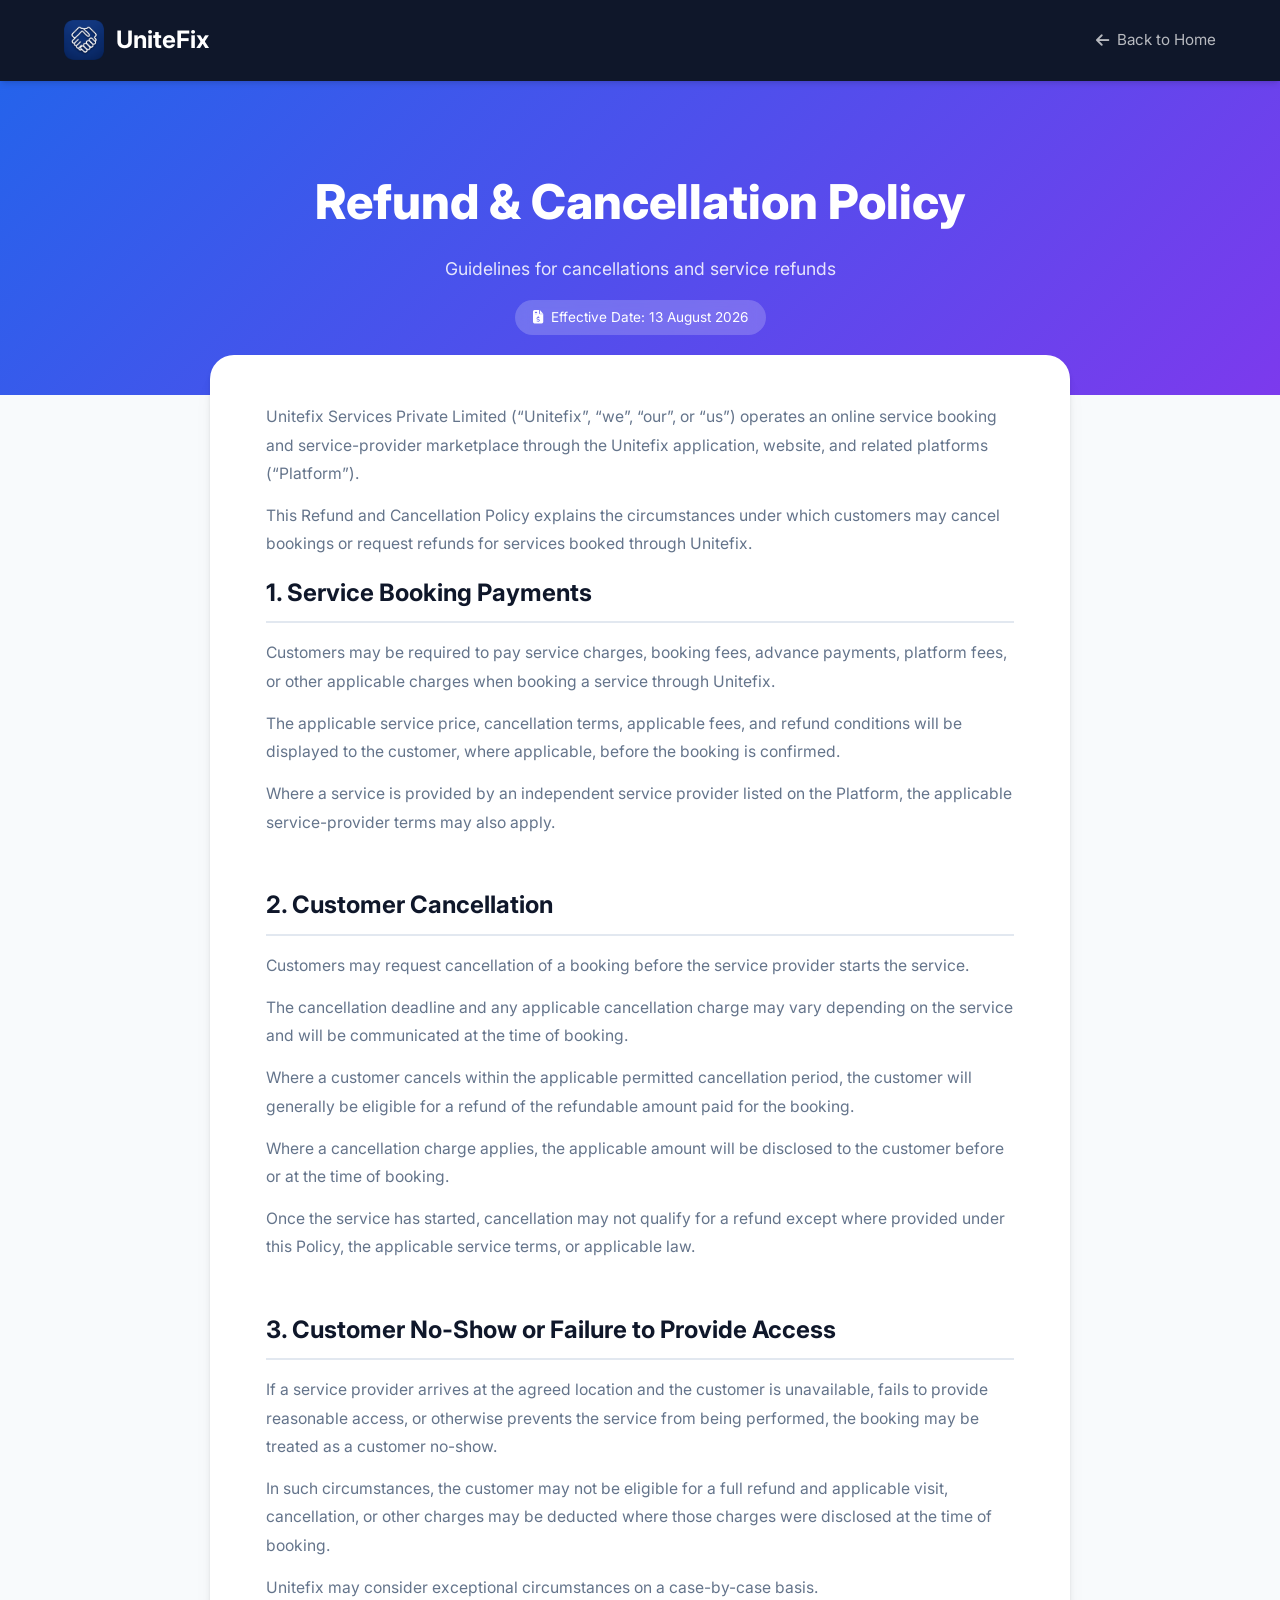
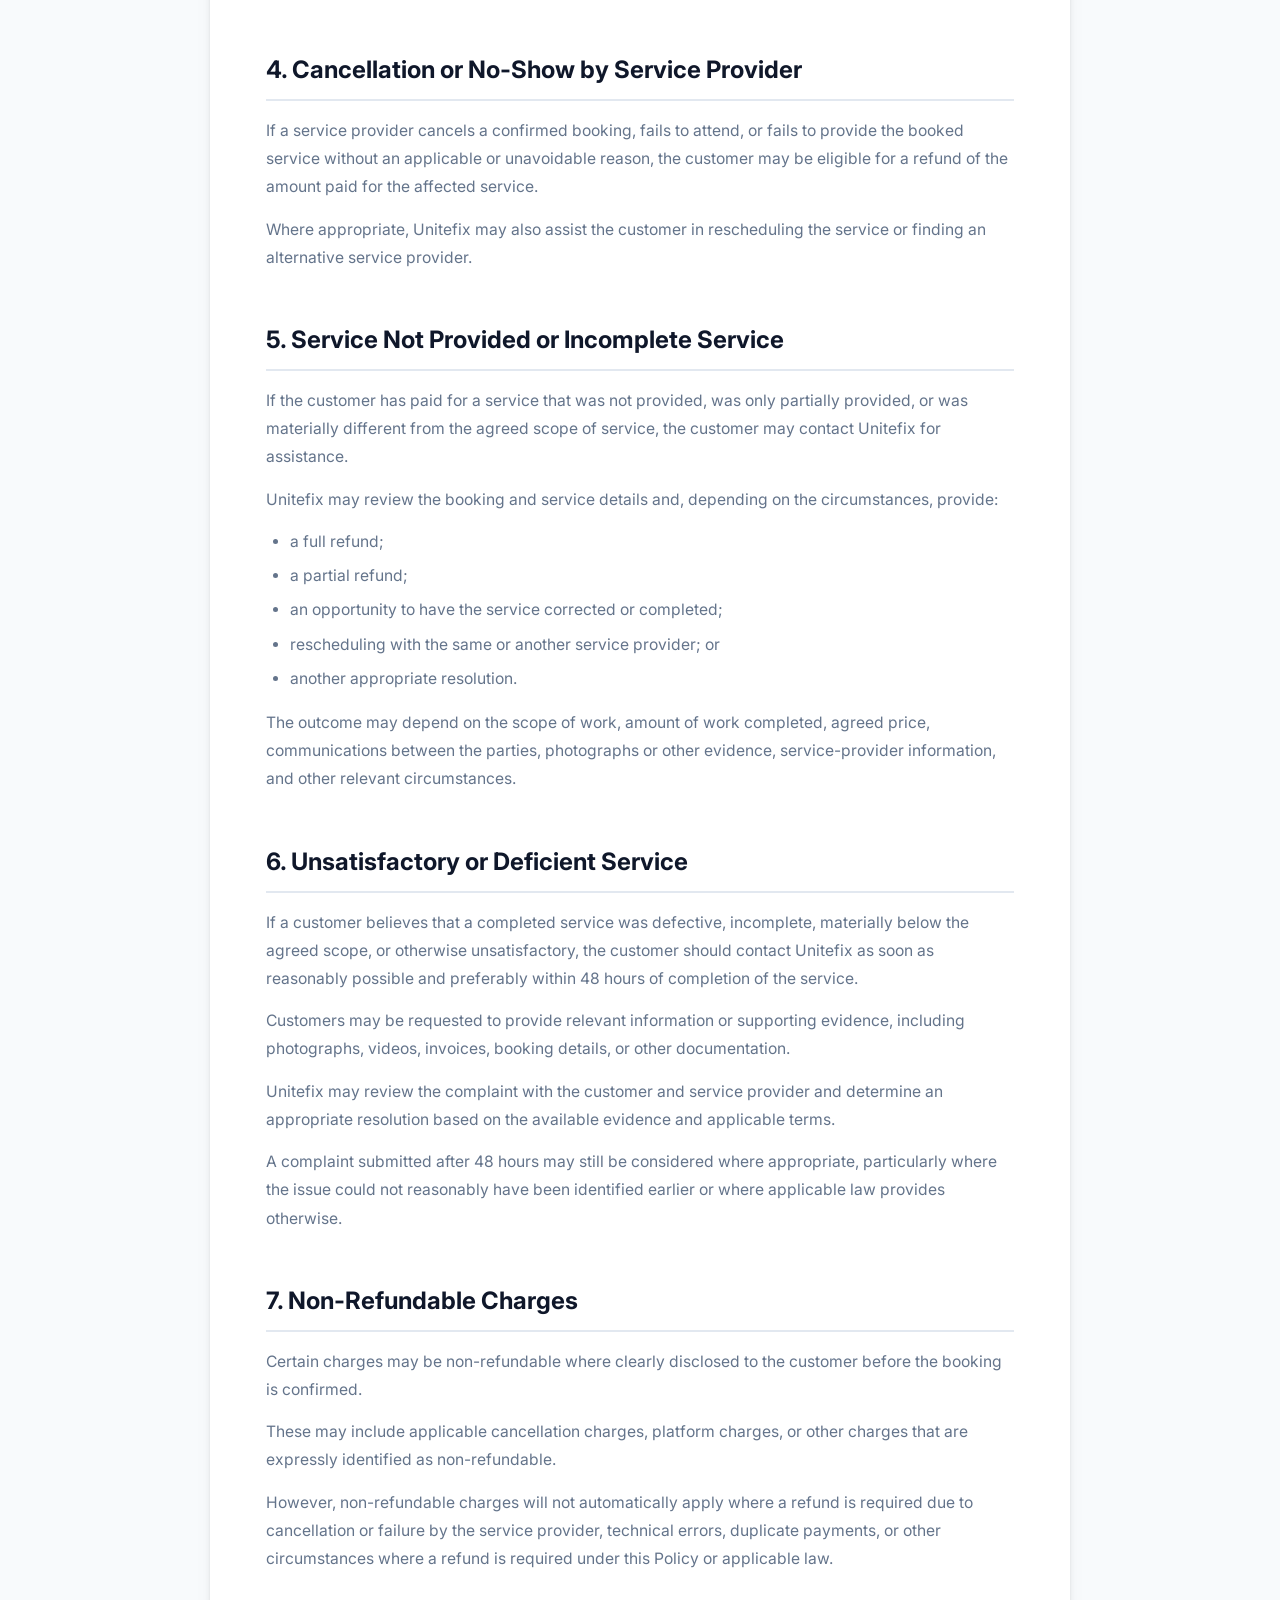
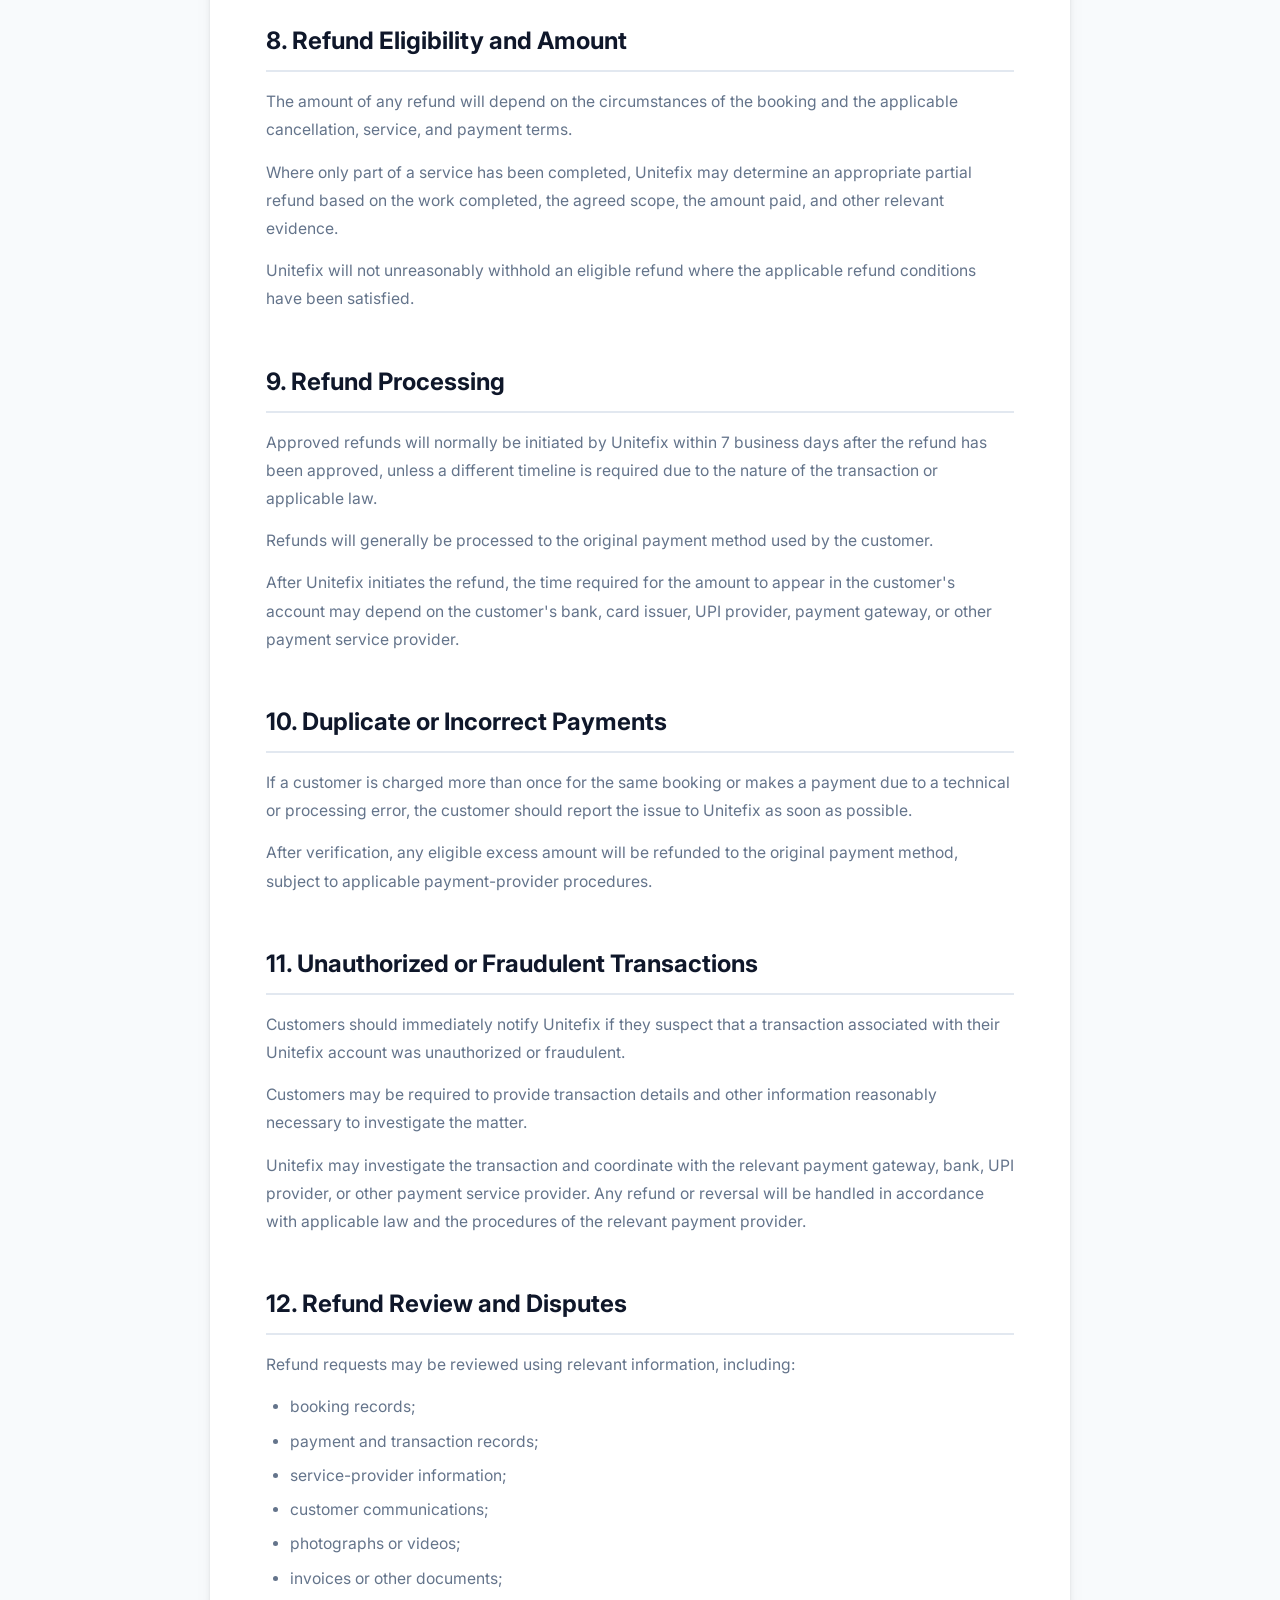
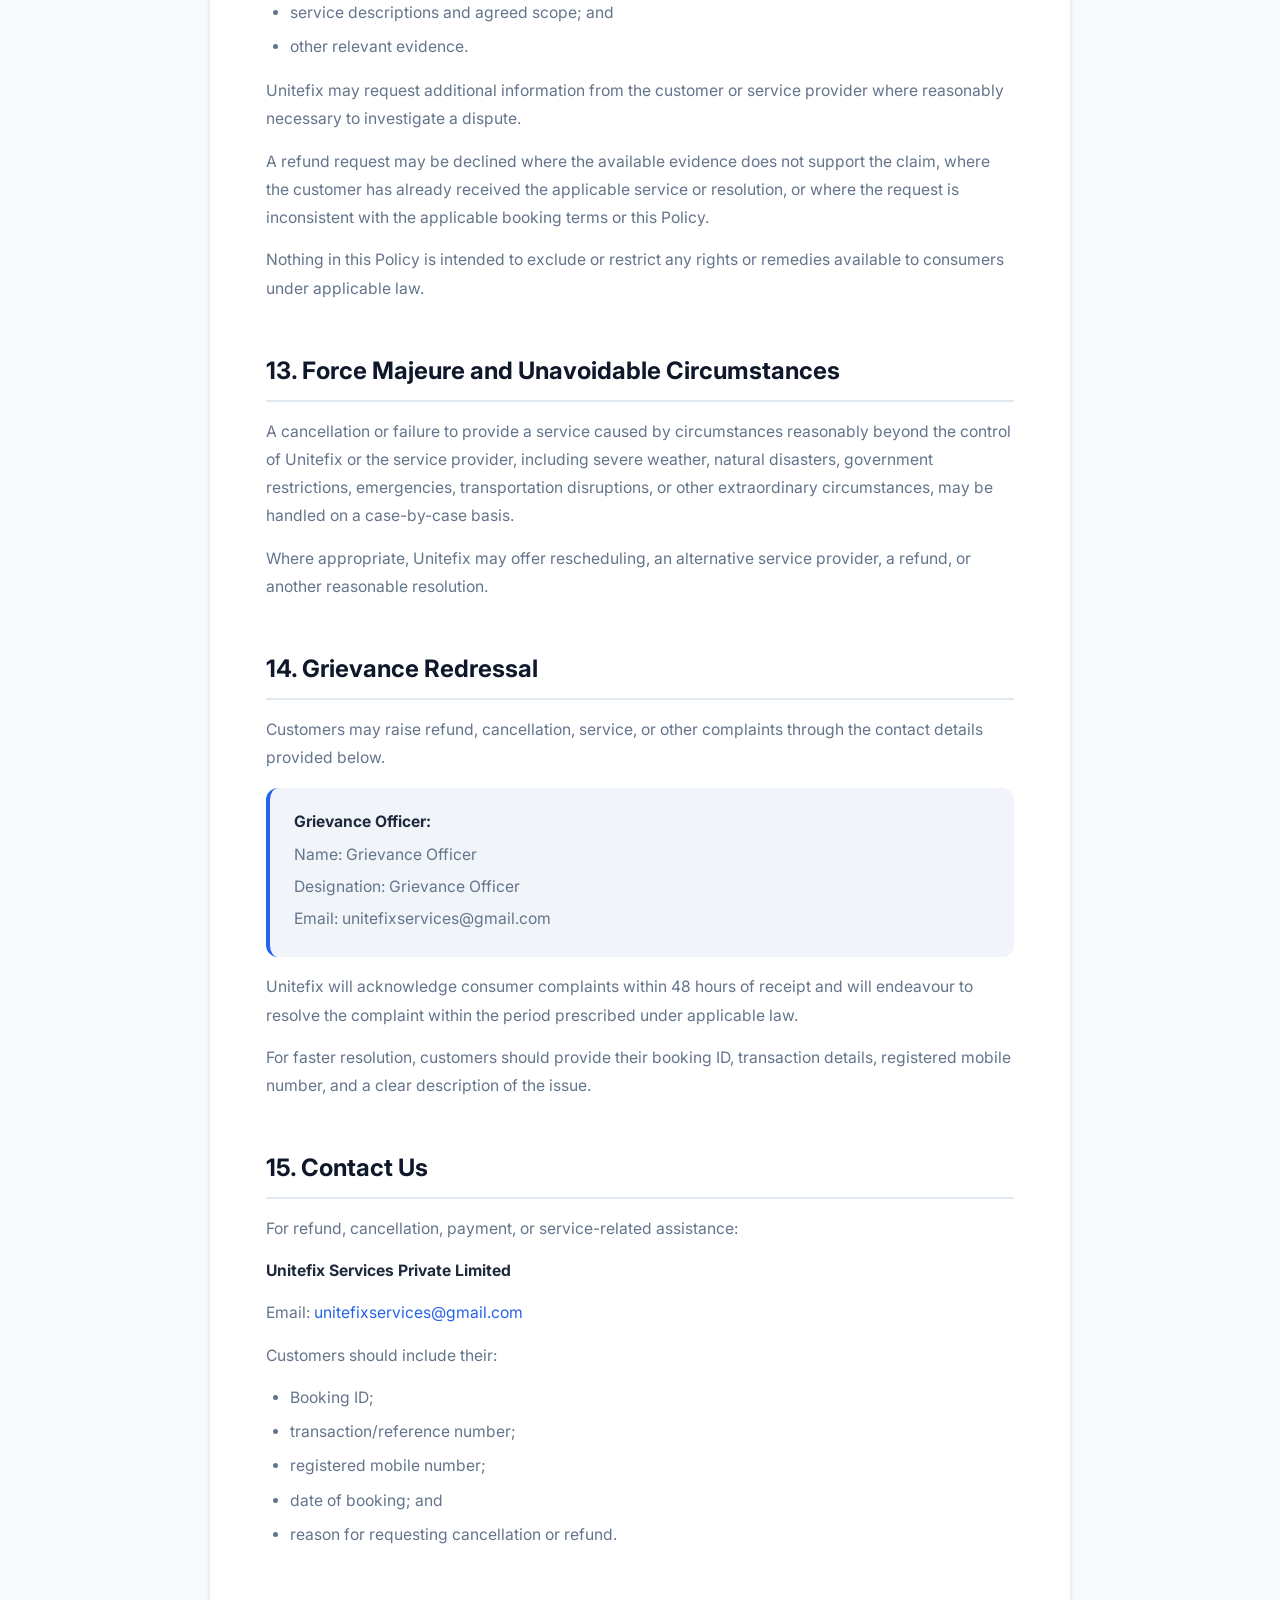
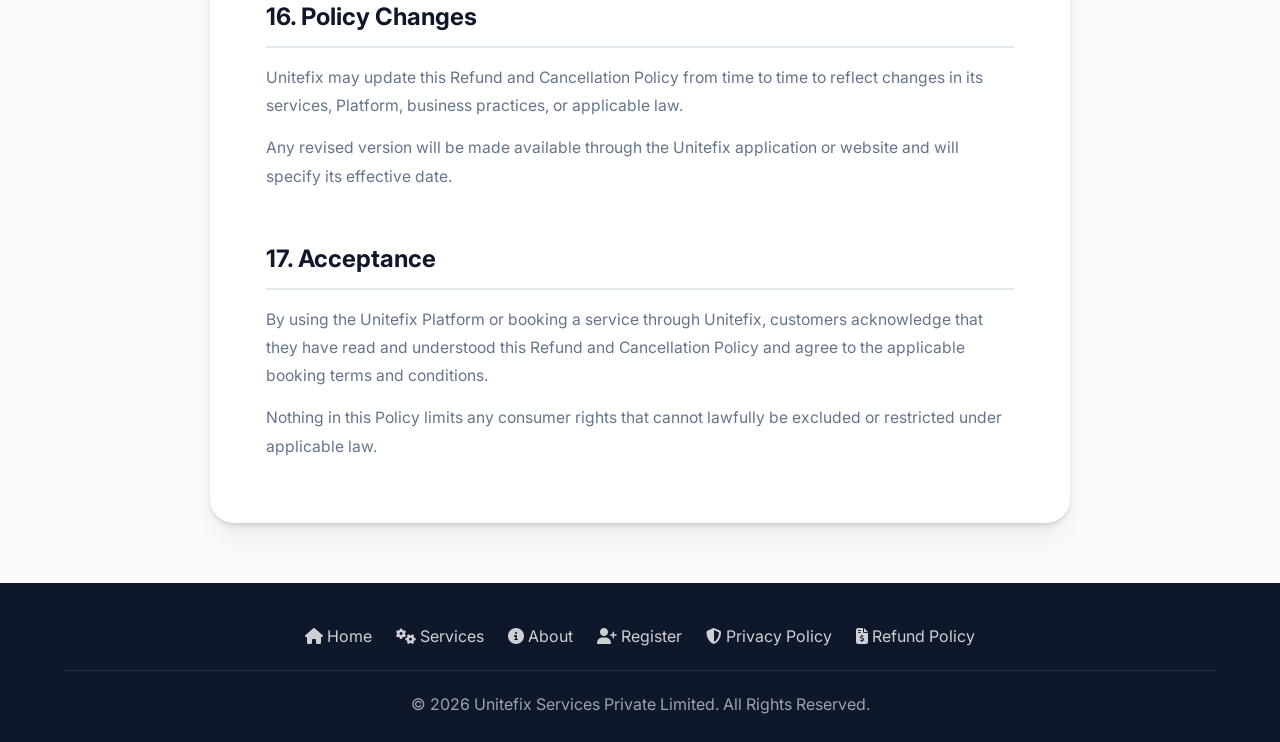
<file: refund-policy.html>
<!DOCTYPE html>
<html lang="en">
<head>
    <meta charset="UTF-8">
    <meta name="viewport" content="width=device-width, initial-scale=1.0">
    <meta name="description" content="UniteFix Privacy Policy - Learn how we collect, use, and protect your personal information.">
    <meta name="robots" content="index, follow">
    <meta property="og:title" content="Refund & Cancellation Policy | UniteFix">
    <meta property="og:description" content="UniteFix Refund & Cancellation Policy">
    <meta property="og:url" content="https://unitefix.com/refund-policy">
    <meta property="og:type" content="website">

    <title>Refund & Cancellation Policy | UniteFix Services</title>
    <link rel="icon" type="image/png" href="assets/app_icon.png">
    <link rel="preconnect" href="https://fonts.googleapis.com">
    <link rel="preconnect" href="https://fonts.gstatic.com" crossorigin>
    <link href="https://fonts.googleapis.com/css2?family=Inter:wght@300;400;500;600;700&display=swap" rel="stylesheet">
    <link rel="stylesheet" href="https://cdnjs.cloudflare.com/ajax/libs/font-awesome/6.4.0/css/all.min.css">
    <style>
        :root {
            --primary: #0f172a;
            --accent: #2563eb;
            --accent-gradient: linear-gradient(135deg, #2563eb 0%, #7c3aed 100%);
            --text-dark: #1e293b;
            --text-muted: #64748b;
            --bg-body: #f8fafc;
            --bg-card: #ffffff;
            --radius-md: 12px;
            --radius-lg: 24px;
            --shadow-md: 0 4px 6px -1px rgb(0 0 0 / 0.1), 0 2px 4px -2px rgb(0 0 0 / 0.1);
            --shadow-premium: 0 4px 6px -1px rgba(0,0,0,0.1), 0 2px 4px -1px rgba(0,0,0,0.06), 0 20px 25px -5px rgba(0,0,0,0.05);
            --transition: all 0.4s cubic-bezier(0.4, 0, 0.2, 1);
        }

        * { margin: 0; padding: 0; box-sizing: border-box; }

        body {
            font-family: 'Inter', -apple-system, BlinkMacSystemFont, sans-serif;
            background: var(--bg-body);
            color: var(--text-dark);
            line-height: 1.7;
            -webkit-font-smoothing: antialiased;
        }

        /* Header */
        .header {
            background: var(--primary);
            padding: 20px 0;
            position: sticky;
            top: 0;
            z-index: 100;
            box-shadow: var(--shadow-md);
        }
        .header .container {
            display: flex;
            align-items: center;
            justify-content: space-between;
        }
        .header-logo {
            display: flex;
            align-items: center;
            gap: 12px;
            text-decoration: none;
            color: #fff;
            font-size: 1.5rem;
            font-weight: 700;
        }
        .header-logo img {
            height: 40px;
            border-radius: 8px;
        }
        .header-back {
            color: rgba(255,255,255,0.7);
            text-decoration: none;
            font-size: 0.95rem;
            transition: var(--transition);
            display: flex;
            align-items: center;
            gap: 8px;
        }
        .header-back:hover { color: #fff; }

        /* Container */
        .container {
            max-width: 1200px;
            margin: 0 auto;
            padding: 0 24px;
        }

        /* Hero */
        .hero {
            background: var(--accent-gradient);
            padding: 80px 0 60px;
            text-align: center;
            color: #fff;
        }
        .hero h1 {
            font-size: clamp(2rem, 5vw, 3rem);
            font-weight: 800;
            margin-bottom: 12px;
        }
        .hero p {
            font-size: 1.1rem;
            opacity: 0.85;
        }
        .hero .badge {
            display: inline-block;
            background: rgba(255,255,255,0.2);
            padding: 6px 18px;
            border-radius: 9999px;
            font-size: 0.85rem;
            margin-top: 16px;
            backdrop-filter: blur(8px);
        }

        /* Content */
        .content {
            max-width: 860px;
            margin: -40px auto 60px;
            background: var(--bg-card);
            border-radius: var(--radius-lg);
            box-shadow: var(--shadow-premium);
            padding: 48px 56px;
            position: relative;
            z-index: 10;
        }

        .content h2 {
            font-size: 1.5rem;
            font-weight: 700;
            color: var(--primary);
            margin: 48px 0 16px;
            padding-bottom: 8px;
            border-bottom: 2px solid #e2e8f0;
        }
        .content h2:first-of-type { margin-top: 0; }

        .content h3 {
            font-size: 1.15rem;
            font-weight: 600;
            color: var(--text-dark);
            margin: 28px 0 10px;
        }

        .content p, .content li {
            color: var(--text-muted);
            font-size: 0.98rem;
            line-height: 1.8;
        }
        .content p { margin-bottom: 14px; }

        .content ul, .content ol {
            padding-left: 24px;
            margin-bottom: 16px;
        }
        .content li { margin-bottom: 6px; }

        .content strong { color: var(--text-dark); }

        .content a {
            color: var(--accent);
            text-decoration: none;
            border-bottom: 1px solid transparent;
            transition: var(--transition);
        }
        .content a:hover { border-bottom-color: var(--accent); }

        /* Info cards */
        .info-card {
            background: #f1f5f9;
            border-radius: var(--radius-md);
            padding: 20px 24px;
            margin: 16px 0;
            border-left: 4px solid var(--accent);
        }
        .info-card p { margin-bottom: 4px; }

        /* Tables */
        .content table {
            width: 100%;
            border-collapse: collapse;
            margin: 16px 0 24px;
            font-size: 0.92rem;
            border-radius: var(--radius-md);
            overflow: hidden;
            box-shadow: 0 1px 3px rgba(0,0,0,0.08);
        }
        .content th {
            background: var(--primary);
            color: #fff;
            text-align: left;
            padding: 14px 18px;
            font-weight: 600;
        }
        .content td {
            padding: 12px 18px;
            border-bottom: 1px solid #e2e8f0;
            color: var(--text-muted);
        }
        .content tr:last-child td { border-bottom: none; }
        .content tr:nth-child(even) { background: #f8fafc; }

        /* Blockquote */
        .content blockquote {
            background: linear-gradient(135deg, #eff6ff, #f0f4ff);
            border-left: 4px solid var(--accent);
            padding: 16px 24px;
            margin: 20px 0;
            border-radius: 0 var(--radius-md) var(--radius-md) 0;
            font-style: italic;
            color: var(--text-dark);
        }

        /* Footer */
        footer {
            background: var(--primary);
            color: rgba(255,255,255,0.6);
            padding: 40px 0 24px;
            text-align: center;
        }
        footer a {
            color: rgba(255,255,255,0.8);
            text-decoration: none;
        }
        footer a:hover { color: #fff; }
        .footer-links {
            display: flex;
            gap: 24px;
            justify-content: center;
            flex-wrap: wrap;
            margin-bottom: 20px;
        }
        .footer-divider {
            border: none;
            border-top: 1px solid rgba(255,255,255,0.1);
            margin: 20px 0;
        }

        /* Responsive */
        @media (max-width: 768px) {
            .content { padding: 32px 24px; margin: -30px 16px 40px; }
            .hero { padding: 60px 0 50px; }
        }
    </style>
</head>
<body>

    <!-- Header -->
    <div class="header">
        <div class="container">
            <a href="index.html" class="header-logo">
                <img src="assets/app_icon.png" alt="UniteFix Logo">
                <span>UniteFix</span>
            </a>
            <a href="index.html" class="header-back">
                <i class="fas fa-arrow-left"></i> Back to Home
            </a>
        </div>
    </div>

    <!-- Hero -->
    <section class="hero">
        <div class="container">
            <h1>Refund & Cancellation Policy</h1>
            <p>Guidelines for cancellations and service refunds</p>
            <span class="badge"><i class="fas fa-file-invoice-dollar"></i>&nbsp; Effective Date: 13 August 2026</span>
        </div>
    </section>

    <!-- Content -->
    <main class="content">


<p>Unitefix Services Private Limited (“Unitefix”, “we”, “our”, or “us”) operates an online service booking and service-provider marketplace through the Unitefix application, website, and related platforms (“Platform”).</p>
<p>This Refund and Cancellation Policy explains the circumstances under which customers may cancel bookings or request refunds for services booked through Unitefix.</p>

<h2>1. Service Booking Payments</h2>
<p>Customers may be required to pay service charges, booking fees, advance payments, platform fees, or other applicable charges when booking a service through Unitefix.</p>
<p>The applicable service price, cancellation terms, applicable fees, and refund conditions will be displayed to the customer, where applicable, before the booking is confirmed.</p>
<p>Where a service is provided by an independent service provider listed on the Platform, the applicable service-provider terms may also apply.</p>

<h2>2. Customer Cancellation</h2>
<p>Customers may request cancellation of a booking before the service provider starts the service.</p>
<p>The cancellation deadline and any applicable cancellation charge may vary depending on the service and will be communicated at the time of booking.</p>
<p>Where a customer cancels within the applicable permitted cancellation period, the customer will generally be eligible for a refund of the refundable amount paid for the booking.</p>
<p>Where a cancellation charge applies, the applicable amount will be disclosed to the customer before or at the time of booking.</p>
<p>Once the service has started, cancellation may not qualify for a refund except where provided under this Policy, the applicable service terms, or applicable law.</p>

<h2>3. Customer No-Show or Failure to Provide Access</h2>
<p>If a service provider arrives at the agreed location and the customer is unavailable, fails to provide reasonable access, or otherwise prevents the service from being performed, the booking may be treated as a customer no-show.</p>
<p>In such circumstances, the customer may not be eligible for a full refund and applicable visit, cancellation, or other charges may be deducted where those charges were disclosed at the time of booking.</p>
<p>Unitefix may consider exceptional circumstances on a case-by-case basis.</p>

<h2>4. Cancellation or No-Show by Service Provider</h2>
<p>If a service provider cancels a confirmed booking, fails to attend, or fails to provide the booked service without an applicable or unavoidable reason, the customer may be eligible for a refund of the amount paid for the affected service.</p>
<p>Where appropriate, Unitefix may also assist the customer in rescheduling the service or finding an alternative service provider.</p>

<h2>5. Service Not Provided or Incomplete Service</h2>
<p>If the customer has paid for a service that was not provided, was only partially provided, or was materially different from the agreed scope of service, the customer may contact Unitefix for assistance.</p>
<p>Unitefix may review the booking and service details and, depending on the circumstances, provide:</p>
<ul>
    <li>a full refund;</li>
    <li>a partial refund;</li>
    <li>an opportunity to have the service corrected or completed;</li>
    <li>rescheduling with the same or another service provider; or</li>
    <li>another appropriate resolution.</li>
</ul>
<p>The outcome may depend on the scope of work, amount of work completed, agreed price, communications between the parties, photographs or other evidence, service-provider information, and other relevant circumstances.</p>

<h2>6. Unsatisfactory or Deficient Service</h2>
<p>If a customer believes that a completed service was defective, incomplete, materially below the agreed scope, or otherwise unsatisfactory, the customer should contact Unitefix as soon as reasonably possible and preferably within 48 hours of completion of the service.</p>
<p>Customers may be requested to provide relevant information or supporting evidence, including photographs, videos, invoices, booking details, or other documentation.</p>
<p>Unitefix may review the complaint with the customer and service provider and determine an appropriate resolution based on the available evidence and applicable terms.</p>
<p>A complaint submitted after 48 hours may still be considered where appropriate, particularly where the issue could not reasonably have been identified earlier or where applicable law provides otherwise.</p>

<h2>7. Non-Refundable Charges</h2>
<p>Certain charges may be non-refundable where clearly disclosed to the customer before the booking is confirmed.</p>
<p>These may include applicable cancellation charges, platform charges, or other charges that are expressly identified as non-refundable.</p>
<p>However, non-refundable charges will not automatically apply where a refund is required due to cancellation or failure by the service provider, technical errors, duplicate payments, or other circumstances where a refund is required under this Policy or applicable law.</p>

<h2>8. Refund Eligibility and Amount</h2>
<p>The amount of any refund will depend on the circumstances of the booking and the applicable cancellation, service, and payment terms.</p>
<p>Where only part of a service has been completed, Unitefix may determine an appropriate partial refund based on the work completed, the agreed scope, the amount paid, and other relevant evidence.</p>
<p>Unitefix will not unreasonably withhold an eligible refund where the applicable refund conditions have been satisfied.</p>

<h2>9. Refund Processing</h2>
<p>Approved refunds will normally be initiated by Unitefix within 7 business days after the refund has been approved, unless a different timeline is required due to the nature of the transaction or applicable law.</p>
<p>Refunds will generally be processed to the original payment method used by the customer.</p>
<p>After Unitefix initiates the refund, the time required for the amount to appear in the customer's account may depend on the customer's bank, card issuer, UPI provider, payment gateway, or other payment service provider.</p>

<h2>10. Duplicate or Incorrect Payments</h2>
<p>If a customer is charged more than once for the same booking or makes a payment due to a technical or processing error, the customer should report the issue to Unitefix as soon as possible.</p>
<p>After verification, any eligible excess amount will be refunded to the original payment method, subject to applicable payment-provider procedures.</p>

<h2>11. Unauthorized or Fraudulent Transactions</h2>
<p>Customers should immediately notify Unitefix if they suspect that a transaction associated with their Unitefix account was unauthorized or fraudulent.</p>
<p>Customers may be required to provide transaction details and other information reasonably necessary to investigate the matter.</p>
<p>Unitefix may investigate the transaction and coordinate with the relevant payment gateway, bank, UPI provider, or other payment service provider. Any refund or reversal will be handled in accordance with applicable law and the procedures of the relevant payment provider.</p>

<h2>12. Refund Review and Disputes</h2>
<p>Refund requests may be reviewed using relevant information, including:</p>
<ul>
    <li>booking records;</li>
    <li>payment and transaction records;</li>
    <li>service-provider information;</li>
    <li>customer communications;</li>
    <li>photographs or videos;</li>
    <li>invoices or other documents;</li>
    <li>service descriptions and agreed scope; and</li>
    <li>other relevant evidence.</li>
</ul>
<p>Unitefix may request additional information from the customer or service provider where reasonably necessary to investigate a dispute.</p>
<p>A refund request may be declined where the available evidence does not support the claim, where the customer has already received the applicable service or resolution, or where the request is inconsistent with the applicable booking terms or this Policy.</p>
<p>Nothing in this Policy is intended to exclude or restrict any rights or remedies available to consumers under applicable law.</p>

<h2>13. Force Majeure and Unavoidable Circumstances</h2>
<p>A cancellation or failure to provide a service caused by circumstances reasonably beyond the control of Unitefix or the service provider, including severe weather, natural disasters, government restrictions, emergencies, transportation disruptions, or other extraordinary circumstances, may be handled on a case-by-case basis.</p>
<p>Where appropriate, Unitefix may offer rescheduling, an alternative service provider, a refund, or another reasonable resolution.</p>

<h2>14. Grievance Redressal</h2>
<p>Customers may raise refund, cancellation, service, or other complaints through the contact details provided below.</p>
<div class="info-card">
    <p><strong>Grievance Officer:</strong></p>
    <p>Name: Grievance Officer</p>
    <p>Designation: Grievance Officer</p>
    <p>Email: unitefixservices@gmail.com</p>
</div>
<p>Unitefix will acknowledge consumer complaints within 48 hours of receipt and will endeavour to resolve the complaint within the period prescribed under applicable law.</p>
<p>For faster resolution, customers should provide their booking ID, transaction details, registered mobile number, and a clear description of the issue.</p>

<h2>15. Contact Us</h2>
<p>For refund, cancellation, payment, or service-related assistance:</p>
<p><strong>Unitefix Services Private Limited</strong></p>
<p>Email: <a href="mailto:unitefixservices@gmail.com">unitefixservices@gmail.com</a></p>
<p>Customers should include their:</p>
<ul>
    <li>Booking ID;</li>
    <li>transaction/reference number;</li>
    <li>registered mobile number;</li>
    <li>date of booking; and</li>
    <li>reason for requesting cancellation or refund.</li>
</ul>

<h2>16. Policy Changes</h2>
<p>Unitefix may update this Refund and Cancellation Policy from time to time to reflect changes in its services, Platform, business practices, or applicable law.</p>
<p>Any revised version will be made available through the Unitefix application or website and will specify its effective date.</p>

<h2>17. Acceptance</h2>
<p>By using the Unitefix Platform or booking a service through Unitefix, customers acknowledge that they have read and understood this Refund and Cancellation Policy and agree to the applicable booking terms and conditions.</p>
<p>Nothing in this Policy limits any consumer rights that cannot lawfully be excluded or restricted under applicable law.</p>


</main>

    <!-- Footer -->
    <footer>
        <div class="container">
            <div class="footer-links">
                <a href="index.html"><i class="fas fa-home"></i> Home</a>
                <a href="index.html#services"><i class="fas fa-cogs"></i> Services</a>
                <a href="index.html#about"><i class="fas fa-info-circle"></i> About</a>
                <a href="register.html"><i class="fas fa-user-plus"></i> Register</a>
                <a href="privacy-policy.html"><i class="fas fa-shield-halved"></i> Privacy Policy</a>
                <a href="refund-policy.html"><i class="fas fa-file-invoice-dollar"></i> Refund Policy</a>
            </div>
            <hr class="footer-divider">
            <p>&copy; 2026 Unitefix Services Private Limited. All Rights Reserved.</p>
        </div>
    </footer>

</body>
</html>
</file>
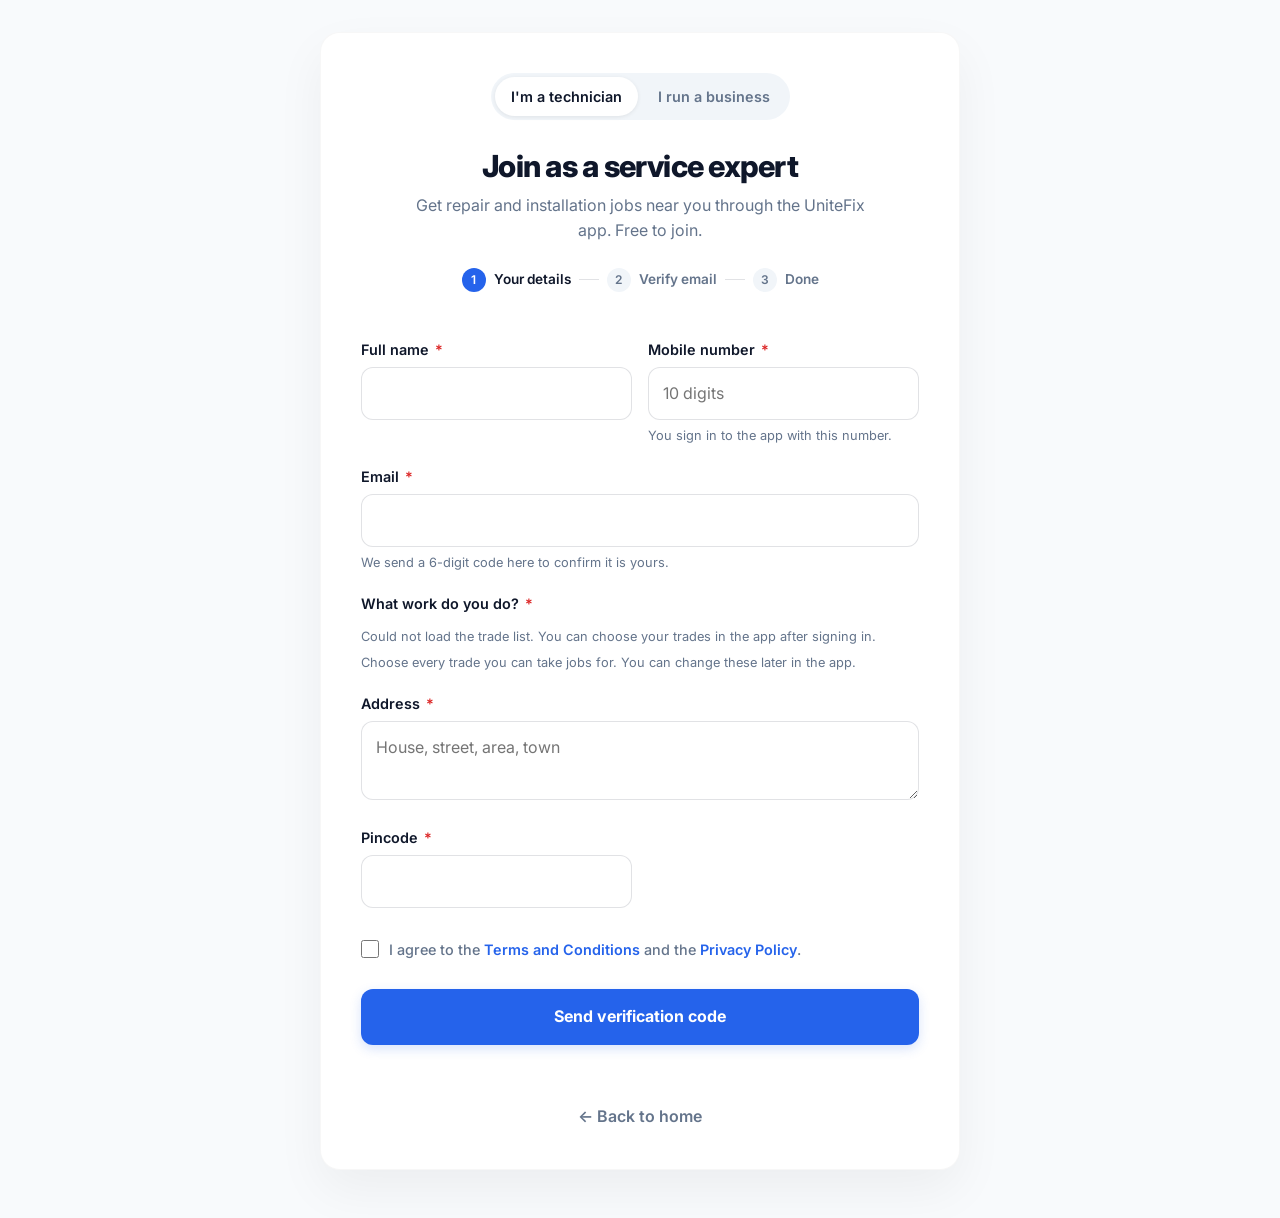
<file: register.html>
<!DOCTYPE html>
<html lang="en">
<head>
  <meta charset="UTF-8" />
  <meta name="viewport" content="width=device-width, initial-scale=1.0" />
  <title>Join as a Service Expert | UniteFix</title>
  <meta name="description" content="Register as a UniteFix service expert: verify your email, choose your trades, and start getting jobs in your area through the UniteFix app.">
  <link rel="preconnect" href="https://fonts.googleapis.com">
  <link rel="preconnect" href="https://fonts.gstatic.com" crossorigin>
  <link href="https://fonts.googleapis.com/css2?family=Inter:wght@300;400;500;600;700;800&display=swap" rel="stylesheet">
  <link rel="stylesheet" href="assets/join.css">
</head>
<body>
  <main class="container">
    <nav class="switch" aria-label="Who is joining">
      <a href="register.html" aria-current="page">I'm a technician</a>
      <a href="partner.html">I run a business</a>
    </nav>

    <h1>Join as a service expert</h1>
    <p class="subtitle">Get repair and installation jobs near you through the UniteFix app. Free to join.</p>

    <ol class="steps" aria-label="How joining works">
      <li class="on" id="st1"><span>1</span>Your details</li>
      <li id="st2"><span>2</span>Verify email</li>
      <li id="st3"><span>3</span>Done</li>
    </ol>

    <!-- Step 1 -->
    <form id="detailsForm" novalidate>
      <div class="grid2">
        <div>
          <label for="name">Full name <span class="req">*</span></label>
          <input id="name" autocomplete="name" required>
        </div>
        <div>
          <label for="phone">Mobile number <span class="req">*</span></label>
          <input id="phone" type="tel" inputmode="numeric" autocomplete="tel-national" maxlength="10" placeholder="10 digits" required>
          <p class="hint">You sign in to the app with this number.</p>
        </div>
      </div>

      <label for="email">Email <span class="req">*</span></label>
      <input id="email" type="email" autocomplete="email" required>
      <p class="hint">We send a 6-digit code here to confirm it is yours.</p>

      <label>What work do you do? <span class="req">*</span></label>
      <div id="trades" class="chips" role="group" aria-label="Your trades"><span class="hint">Loading trades…</span></div>
      <p class="hint">Choose every trade you can take jobs for. You can change these later in the app.</p>

      <label for="address">Address <span class="req">*</span></label>
      <textarea id="address" autocomplete="street-address" rows="2" required placeholder="House, street, area, town"></textarea>

      <div class="grid2">
        <div>
          <label for="pincode">Pincode <span class="req">*</span></label>
          <input id="pincode" inputmode="numeric" autocomplete="postal-code" maxlength="6" required>
          <p class="hint" id="pinHint"></p>
        </div>
      </div>

      <label class="check"><input id="terms" type="checkbox" required> <span>I agree to the <a href="assets/terms-and-conditions.pdf" target="_blank" rel="noopener">Terms and Conditions</a> and the <a href="privacy-policy.html" target="_blank" rel="noopener">Privacy Policy</a>.</span></label>

      <button type="submit" id="sendBtn">Send verification code</button>
      <p class="msg" id="msg1" role="status" aria-live="polite"></p>
    </form>

    <!-- Step 2 -->
    <form id="otpForm" novalidate hidden>
      <p class="lead" id="otpLead"></p>
      <label for="otp">Verification code</label>
      <input id="otp" class="otp" inputmode="numeric" autocomplete="one-time-code" maxlength="6" placeholder="••••••">
      <button type="submit" id="verifyBtn">Verify and create my account</button>
      <div class="row">
        <button type="button" class="link" id="editBtn">← Change details</button>
        <button type="button" class="link" id="resendBtn" disabled>Resend code</button>
      </div>
      <p class="msg" id="msg2" role="status" aria-live="polite"></p>
    </form>

    <!-- Step 3 -->
    <section id="done" hidden aria-live="polite">
      <div class="ok-mark" aria-hidden="true">✓</div>
      <h2 id="doneTitle">You're registered</h2>
      <p class="lead" id="doneLead"></p>
      <ol class="next">
        <li><b>Install the UniteFix app</b> and sign in with <span id="donePhone"></span>.</li>
        <li><b>Upload your ID and photo</b> in the app. UniteFix checks them, usually within 1–2 working days.</li>
        <li><b>Go online</b> once verified — jobs in your area come to you.</li>
      </ol>
      <a class="btn" href="https://play.google.com/store/apps/details?id=com.unitefix.app" target="_blank" rel="noopener">Get the app on Google Play</a>
      <p class="hint center" id="saveWarn" hidden></p>
    </section>

    <a class="back" href="index.html">← Back to home</a>
  </main>

  <script>
  (function () {
    // UniteFix backend. Email OTP signup: /api/auth/fallback/*; trades: /api/technician-types;
    // after verifying, the new account's trades and address are saved so the app
    // skips those onboarding steps.
    var API = 'https://app.unitefix.com';
    var COOLDOWN = 60;

    var $ = function (id) { return document.getElementById(id); };
    var form1 = $('detailsForm'), form2 = $('otpForm'), done = $('done');
    var picked = new Set();
    var timer = null;

    function msg(el, text, tone) { el.textContent = text || ''; el.dataset.tone = tone || ''; }
    function step(n) {
      [1, 2, 3].forEach(function (i) { $('st' + i).className = i < n ? 'done' : i === n ? 'on' : ''; });
      form1.hidden = n !== 1; form2.hidden = n !== 2; done.hidden = n !== 3;
      window.scrollTo({ top: 0, behavior: 'smooth' });
    }
    async function call(method, path, body, token) {
      var headers = { 'Content-Type': 'application/json' };
      if (token) headers.Authorization = 'Bearer ' + token;
      try {
        var res = await fetch(API + path, { method: method, headers: headers, body: body ? JSON.stringify(body) : undefined });
        var data = null; try { data = await res.json(); } catch (e) {}
        return { ok: res.ok, status: res.status, data: data };
      } catch (e) {
        return { ok: false, status: 0, data: null };
      }
    }
    function details() {
      var name = $('name').value.trim().replace(/\s+/g, ' ');
      var parts = name.split(' ');
      return {
        name: name, firstName: parts[0] || '', lastName: parts.slice(1).join(' '),
        phone: $('phone').value.replace(/\D/g, ''), email: $('email').value.trim().toLowerCase(),
        address: $('address').value.trim(), pincode: $('pincode').value.trim(),
      };
    }

    // ── trades, from the same list the app uses ──
    (async function loadTrades() {
      var box = $('trades');
      var r = await call('GET', '/api/technician-types');
      var list = r.ok && r.data && Array.isArray(r.data.data) ? r.data.data : [];
      if (!list.length) { box.innerHTML = '<span class="hint">Could not load the trade list. You can choose your trades in the app after signing in.</span>'; return; }
      box.innerHTML = '';
      list.forEach(function (t) {
        var b = document.createElement('button');
        b.type = 'button'; b.className = 'chip'; b.textContent = t.name; b.setAttribute('aria-pressed', 'false');
        b.addEventListener('click', function () {
          if (picked.has(t.name)) picked.delete(t.name); else picked.add(t.name);
          b.setAttribute('aria-pressed', String(picked.has(t.name)));
        });
        box.appendChild(b);
      });
    })();

    // ── is the pincode one UniteFix serves? (informational — joining is allowed anywhere) ──
    $('pincode').addEventListener('input', async function () {
      var pin = this.value.replace(/\D/g, '').slice(0, 6); this.value = pin;
      var hint = $('pinHint');
      if (pin.length !== 6) { hint.textContent = ''; return; }
      var r = await call('GET', '/api/customer/check-serviceability?pincode=' + pin);
      if (r.ok && r.data) hint.textContent = (r.data.available || r.data.serviceable) ? 'UniteFix is active here.' : 'UniteFix is not live here yet — register anyway and we will reach out when it opens.';
    });
    $('phone').addEventListener('input', function () { this.value = this.value.replace(/\D/g, '').slice(0, 10); });
    $('otp').addEventListener('input', function () { this.value = this.value.replace(/\D/g, '').slice(0, 6); });

    function valid() {
      var d = details(), m = $('msg1');
      if (d.name.length < 2) { msg(m, 'Enter your full name.', 'warn'); $('name').focus(); return false; }
      if (!/^[6-9]\d{9}$/.test(d.phone)) { msg(m, 'Enter a 10-digit Indian mobile number.', 'warn'); $('phone').focus(); return false; }
      if (!/^\S+@\S+\.\S+$/.test(d.email)) { msg(m, 'Enter a valid email address.', 'warn'); $('email').focus(); return false; }
      if (!picked.size && $('trades').querySelector('.chip')) { msg(m, 'Choose at least one trade.', 'warn'); return false; }
      if (d.address.length < 5) { msg(m, 'Enter your address.', 'warn'); $('address').focus(); return false; }
      if (!/^\d{6}$/.test(d.pincode)) { msg(m, 'Enter your 6-digit pincode.', 'warn'); $('pincode').focus(); return false; }
      if (!$('terms').checked) { msg(m, 'Please agree to the terms to continue.', 'warn'); return false; }
      return true;
    }

    function cooldown(sec) {
      clearInterval(timer);
      var left = sec, b = $('resendBtn');
      b.disabled = true; b.textContent = 'Resend code (' + left + 's)';
      timer = setInterval(function () {
        left -= 1;
        if (left <= 0) { clearInterval(timer); b.disabled = false; b.textContent = 'Resend code'; }
        else b.textContent = 'Resend code (' + left + 's)';
      }, 1000);
    }

    async function sendCode(button, m) {
      var d = details();
      button.disabled = true;
      msg(m, 'Sending the code…', 'info');
      var r = await call('POST', '/api/auth/fallback/request-otp', { phone: d.phone, email: d.email, role: 'serviceman', firstName: d.firstName, lastName: d.lastName });
      button.disabled = false;
      if (r.ok && r.data && r.data.success) {
        var to = r.data.maskedEmail || d.email;
        $('otpLead').textContent = r.data.sentToRegisteredEmail
          ? 'This number already has a UniteFix account, so the code went to its email on file: ' + to + '.'
          : 'We sent a 6-digit code to ' + to + '. Check spam if it is not in your inbox. It expires in 10 minutes.';
        step(2); msg($('msg2'), '', ''); $('otp').value = ''; $('otp').focus(); cooldown(COOLDOWN);
        return;
      }
      if (r.status === 429 && r.data && r.data.retryAfterSeconds) { step(2); cooldown(r.data.retryAfterSeconds); }
      msg(m, r.status === 0 ? 'Could not reach UniteFix. Check your connection and try again.'
        : (r.data && r.data.message) || 'Something went wrong (' + r.status + '). Please try again.', 'error');
    }

    // A hint about the last attempt stops being true once the form changes.
    form1.addEventListener('input', function () { if ($('msg1').dataset.tone === 'warn') msg($('msg1'), '', ''); });
    form1.addEventListener('submit', function (e) { e.preventDefault(); if (valid()) sendCode($('sendBtn'), $('msg1')); });
    $('resendBtn').addEventListener('click', function () { sendCode($('resendBtn'), $('msg2')); });
    $('editBtn').addEventListener('click', function () { clearInterval(timer); step(1); });

    form2.addEventListener('submit', async function (e) {
      e.preventDefault();
      var code = $('otp').value.trim(), m = $('msg2');
      if (!/^\d{6}$/.test(code)) { msg(m, 'Enter the 6-digit code from the email.', 'warn'); return; }
      var d = details();
      $('verifyBtn').disabled = true; msg(m, 'Verifying…', 'info');
      var r = await call('POST', '/api/auth/fallback/verify-otp', { phone: d.phone, email: d.email, code: code, role: 'serviceman', firstName: d.firstName, lastName: d.lastName, mode: 'signup' });
      if (!(r.ok && r.data && r.data.success)) {
        $('verifyBtn').disabled = false;
        msg(m, r.status === 0 ? 'Could not reach UniteFix. Check your connection and try again.' : (r.data && r.data.message) || 'That code did not work. Try again.', 'error');
        return;
      }
      var existing = !!r.data.alreadyRegistered;
      var role = r.data.user && r.data.user.role;
      var warn = [];
      // Save what the app would otherwise ask for again — only for a new technician account.
      if (!existing && role === 'serviceman' && r.data.accessToken) {
        if (picked.size) {
          var s = await call('PATCH', '/api/partner/profile/expertise', { services: Array.from(picked) }, r.data.accessToken);
          if (!s.ok) warn.push('your trades');
        }
        var p = await call('PATCH', '/api/client/profile', { homeAddress: d.address, pinCode: d.pincode, savedAddresses: [{ label: 'Home', address: d.address, pinCode: d.pincode, lat: 0, long: 0 }] }, r.data.accessToken);
        if (!p.ok) warn.push('your address');
      }
      $('donePhone').textContent = '+91 ' + d.phone;
      if (existing) {
        $('doneTitle').textContent = role === 'serviceman' ? 'You already have an account' : 'This number is already registered';
        $('doneLead').textContent = role === 'serviceman'
          ? 'Your email is confirmed. Sign in to the app with this number to continue where you left off.'
          : 'This number is registered as a customer account. To work as a technician, use a different number, or contact UniteFix support.';
      } else {
        $('doneLead').textContent = 'Welcome, ' + d.firstName + '. Your account is created' + (warn.length ? '' : ' with your trades and address') + '.';
      }
      if (warn.length) { $('saveWarn').hidden = false; $('saveWarn').textContent = 'We could not save ' + warn.join(' and ') + ' just now — the app will ask for them when you sign in.'; }
      clearInterval(timer);
      step(3);
    });
  })();
  </script>
</body>
</html>
</file>
<file: assets/join.css>
/* Shared look for register.html (technicians) and partner.html (businesses). Same palette and type as the home page. */
:root {
  --primary: #0f172a;
  --accent: #2563eb;
  --accent-dark: #1d4ed8;
  --accent-glow: rgba(37, 99, 235, 0.18);
  --text-main: #1e293b;
  --text-muted: #64748b;
  --line: rgba(15, 23, 42, 0.12);
  --bg-body: #f8fafc;
  --bg-card: #ffffff;
  --ok: #059669;
  --ok-bg: #ecfdf5;
  --warn: #b45309;
  --err: #dc2626;
  --radius-md: 12px;
  --radius-lg: 20px;
}
* { margin: 0; padding: 0; box-sizing: border-box; }
body { font-family: 'Inter', system-ui, -apple-system, sans-serif; background: var(--bg-body); color: var(--text-main); line-height: 1.6; padding: 32px 16px 48px; }
.container { background: var(--bg-card); max-width: 640px; margin: 0 auto; border-radius: var(--radius-lg); padding: 40px; box-shadow: 0 20px 50px rgba(0, 0, 0, 0.05); border: 1px solid rgba(0, 0, 0, 0.03); }
@media (max-width: 560px) { .container { padding: 24px 18px; } }

.switch { display: flex; gap: 4px; padding: 4px; background: #f1f5f9; border-radius: 999px; margin: 0 auto 28px; width: fit-content; }
.switch a { padding: 8px 16px; border-radius: 999px; color: var(--text-muted); text-decoration: none; font-weight: 600; font-size: 0.9rem; }
.switch a[aria-current="page"] { background: #fff; color: var(--primary); box-shadow: 0 1px 4px rgba(0, 0, 0, 0.08); }

h1 { color: var(--primary); text-align: center; font-size: 1.9rem; font-weight: 800; letter-spacing: -0.025em; line-height: 1.2; text-wrap: balance; }
h2 { color: var(--primary); text-align: center; font-size: 1.5rem; font-weight: 800; }
.subtitle { text-align: center; color: var(--text-muted); margin: 8px auto 24px; max-width: 46ch; }
.lead { color: var(--text-main); margin-bottom: 4px; }
.center { text-align: center; }

.steps { list-style: none; display: flex; justify-content: center; gap: 8px; margin-bottom: 28px; flex-wrap: wrap; }
.steps li { display: flex; align-items: center; gap: 8px; font-size: 0.85rem; color: var(--text-muted); font-weight: 600; }
.steps li + li::before { content: ''; width: 20px; height: 1px; background: var(--line); }
.steps span { width: 24px; height: 24px; border-radius: 50%; display: grid; place-items: center; font-size: 0.75rem; background: #f1f5f9; color: var(--text-muted); }
.steps li.on { color: var(--primary); }
.steps li.on span { background: var(--accent); color: #fff; }
.steps li.done span { background: var(--ok); color: #fff; }

fieldset { border: 0; margin-top: 8px; }
legend { font-weight: 700; color: var(--primary); font-size: 1rem; margin-top: 20px; }
label { display: block; margin: 18px 0 6px; font-weight: 600; color: var(--primary); font-size: 0.9rem; }
.req { color: var(--err); margin-left: 2px; }
.opt { color: var(--text-muted); font-weight: 500; }
input, textarea, select { width: 100%; padding: 13px 14px; border-radius: var(--radius-md); border: 1px solid var(--line); font: inherit; font-size: 1rem; background: #fff; color: var(--text-main); }
input:focus-visible, textarea:focus-visible, select:focus-visible, button:focus-visible, a:focus-visible { outline: 3px solid var(--accent-glow); outline-offset: 1px; border-color: var(--accent); }
textarea { resize: vertical; }
.hint { font-size: 0.8rem; color: var(--text-muted); margin-top: 6px; }
.grid2 { display: grid; grid-template-columns: 1fr 1fr; gap: 0 16px; }
@media (max-width: 560px) { .grid2 { grid-template-columns: 1fr; } }

.chips { display: flex; flex-wrap: wrap; gap: 8px; }
.chip { width: auto; margin: 0; padding: 9px 14px; border-radius: 999px; border: 1px solid var(--line); background: #fff; color: var(--text-main); font-weight: 500; font-size: 0.9rem; box-shadow: none; cursor: pointer; }
.chip:hover { border-color: var(--accent); transform: none; background: #fff; box-shadow: none; }
.chip[aria-pressed="true"] { background: #eff6ff; border-color: var(--accent); color: var(--accent-dark); font-weight: 600; }
.chip[aria-pressed="true"]::before { content: '✓ '; }

.types { display: grid; gap: 10px; }
.type { display: flex; gap: 12px; align-items: flex-start; padding: 14px; border: 1px solid var(--line); border-radius: var(--radius-md); cursor: pointer; margin: 0; font-weight: 500; }
.type input { width: 18px; height: 18px; margin-top: 3px; accent-color: var(--accent); flex: none; }
.type b { display: block; color: var(--primary); }
.type small { color: var(--text-muted); font-size: 0.85rem; font-weight: 400; }
.type:has(input:checked) { border-color: var(--accent); background: #f8fbff; }

.check { display: flex; gap: 10px; align-items: flex-start; font-weight: 500; color: var(--text-muted); font-size: 0.9rem; margin-top: 24px; }
.check input { width: 18px; height: 18px; margin-top: 2px; accent-color: var(--accent); flex: none; }
.check a, .link-inline { color: var(--accent); font-weight: 600; text-decoration: none; }

button, .btn { display: block; width: 100%; text-align: center; text-decoration: none; background: var(--accent); color: #fff; border: none; padding: 15px; border-radius: var(--radius-md); font: inherit; font-weight: 700; font-size: 1rem; cursor: pointer; margin-top: 28px; box-shadow: 0 4px 12px var(--accent-glow); }
button:hover, .btn:hover { background: var(--accent-dark); }
button:disabled { opacity: 0.6; cursor: not-allowed; }
.row { display: flex; justify-content: space-between; margin-top: 14px; }
.link { width: auto; background: none; color: var(--accent); box-shadow: none; padding: 6px 0; margin: 0; font-weight: 600; font-size: 0.9rem; }
.link:hover { background: none; text-decoration: underline; }
.link:disabled { color: var(--text-muted); text-decoration: none; }
.otp { text-align: center; letter-spacing: 10px; font-size: 1.5rem; font-weight: 700; }

.msg { margin-top: 14px; text-align: center; font-weight: 600; font-size: 0.92rem; min-height: 1.4em; }
.msg[data-tone="error"] { color: var(--err); }
.msg[data-tone="warn"] { color: var(--warn); }
.msg[data-tone="info"] { color: var(--text-muted); }

.ok-mark { width: 56px; height: 56px; margin: 4px auto 12px; border-radius: 50%; background: var(--ok-bg); color: var(--ok); display: grid; place-items: center; font-size: 1.6rem; font-weight: 800; }
#done .lead { text-align: center; margin: 8px 0 18px; }
.next { padding-left: 20px; display: grid; gap: 10px; }
.next li { padding-left: 4px; }
.back { display: block; text-align: center; margin-top: 24px; color: var(--text-muted); text-decoration: none; font-weight: 600; }
.back:hover { color: var(--primary); }
</file>
